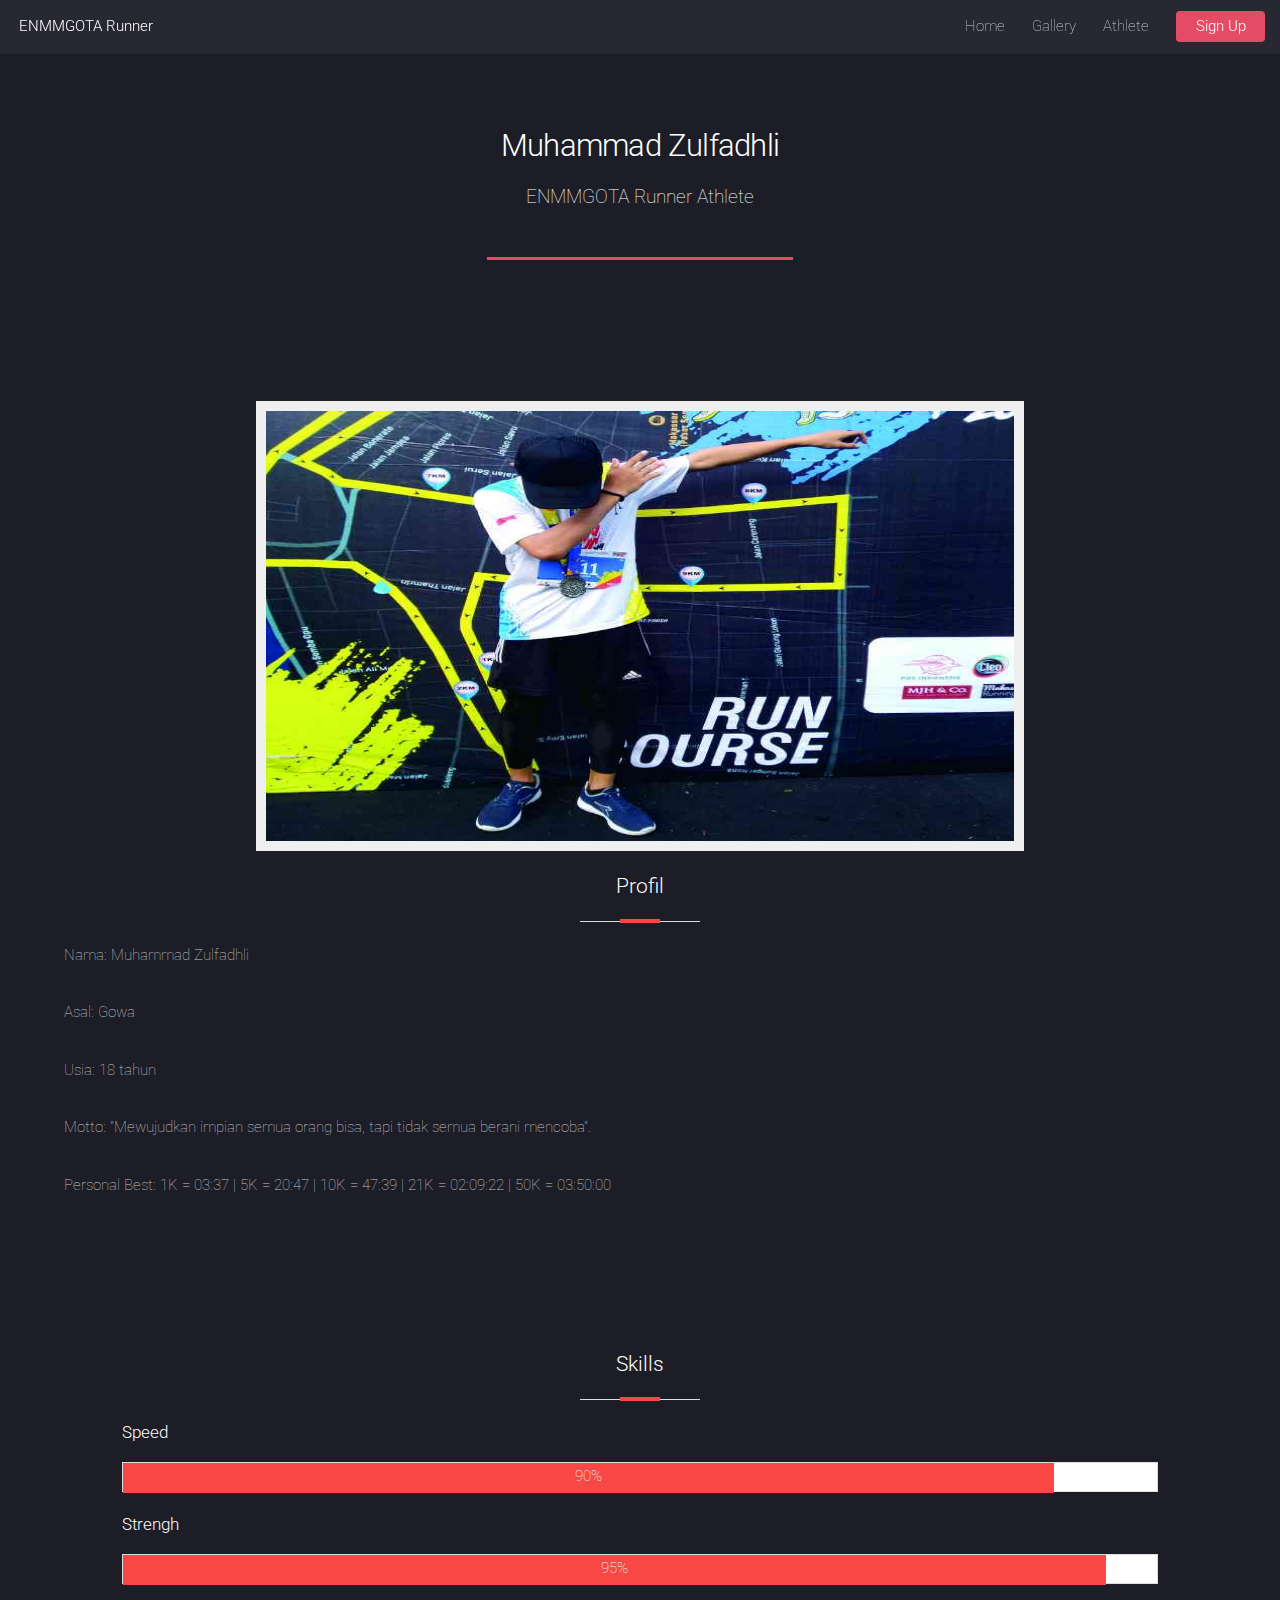
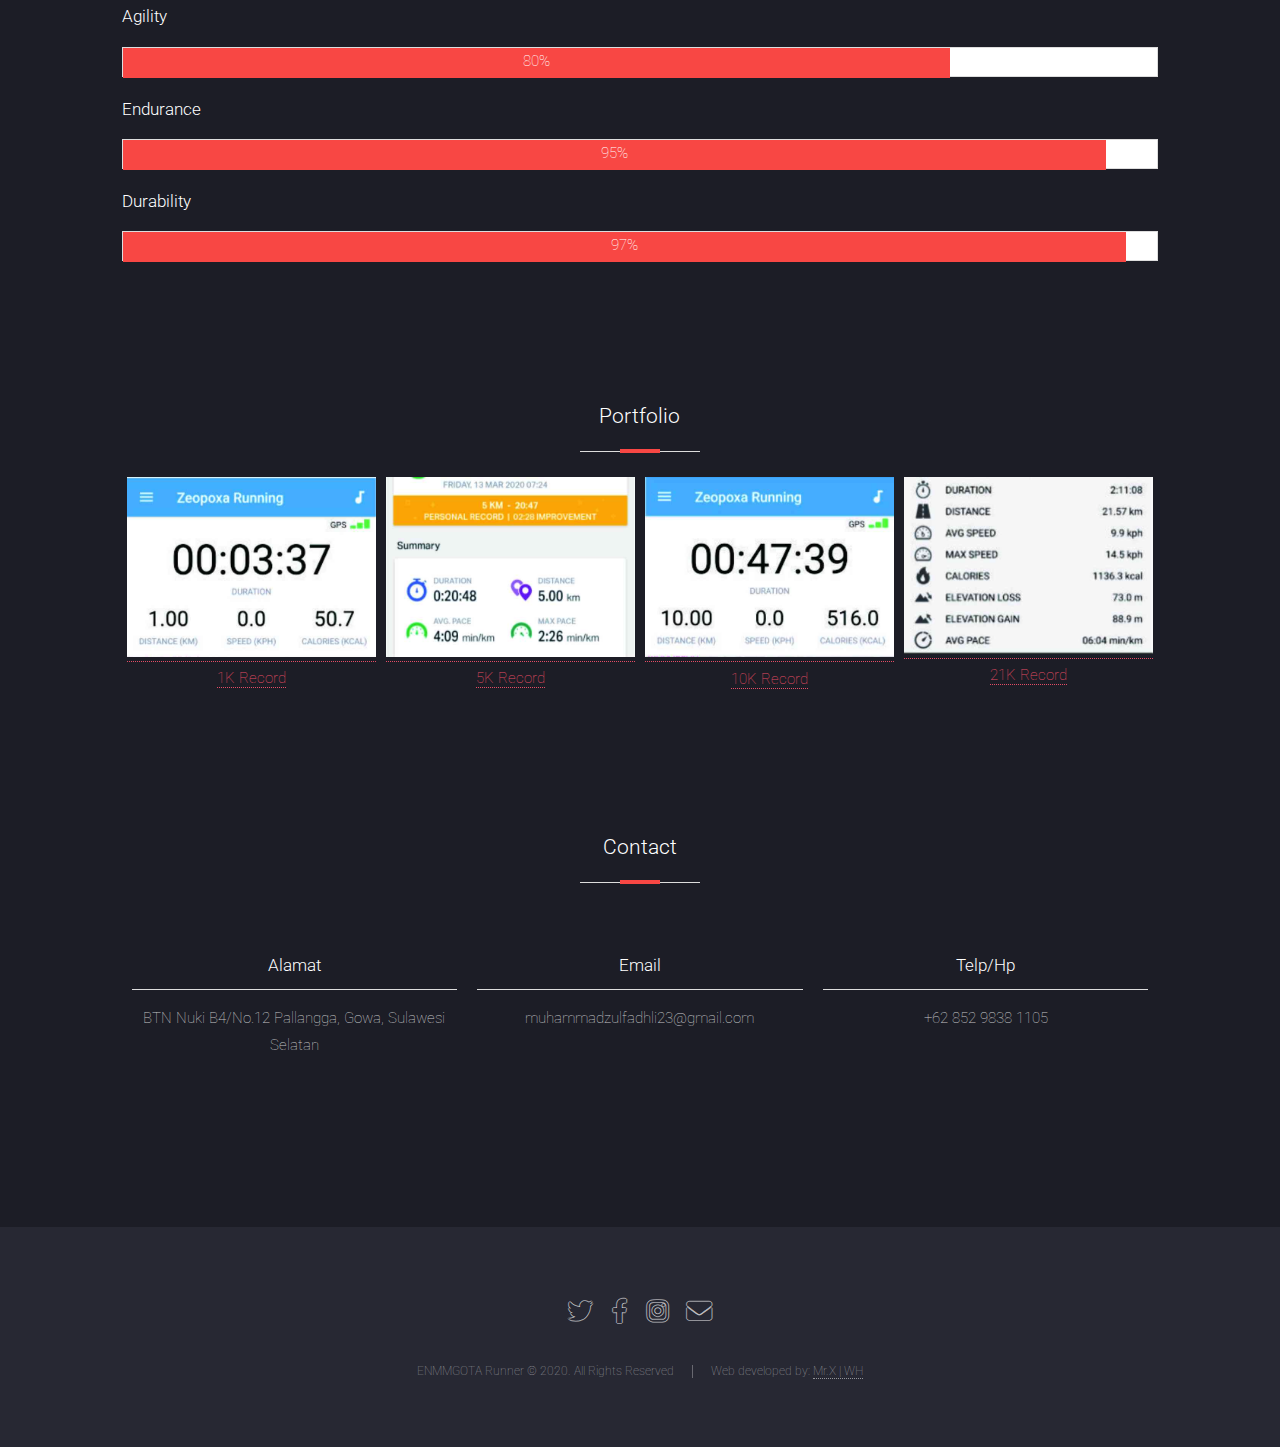
<file: senior.html>
<!DOCTYPE HTML>
<html>
	<head>
		<title>Athlete - Muhammad Zulfadhli</title>
		<meta charset="utf-8" />
		<meta name="viewport" content="width=device-width, initial-scale=1, user-scalable=no" />
    <link rel="icon" href="images/logo timnas.png">
		<link rel="stylesheet" type="text/css" href="assets/css/main.css" />
		<link rel="stylesheet" type="text/css" href="assets/css/style.css">
		<noscript><link rel="stylesheet" href="assets/css/noscript.css" /></noscript>
	</head>
	<body class="is-preload">
		<div id="page-wrapper">

			<!-- Header -->
				<header id="header">
					<h1 id="logo"><a href="index.html">ENMMGOTA Runner</a></h1>
					<nav id="nav">
						<ul>
							<li><a href="index.html">Home</a></li>
							<li>
							<a href="profil.html">Gallery</a></li>
							<li>
								<a href="#">Athlete</a>
								<ul>
									<li><a href="senior.html">Muhammad Zulfadhli</a></li>
									<li><a href="U-23.html">Marzuq Fadhlur Rahman</a></li>
									<li><a href="U-19.html">Muhammad Rifqi Mu'afa</a></li>
									<li><a href="U-16.html">Mahdi Fatirrizqullah</a></li>
									<li>
									</li>
								</ul>
							</li>
							<li><a href="#" class="button primary">Sign Up</a></li>
						</ul>
					</nav>
				</header>

			<!-- Main -->
				<div id="main" class="wrapper style1">
					<div class="container">
						<header class="major">
							<h2>Muhammad Zulfadhli</h2>
							<p>ENMMGOTA Runner Athlete</p>
						</header>

						<!-- Content -->
							<section id="content">
								<div class=slider>
									<div class=isi-slider>
										<img src="images/senior.jpg" alt="Gambar 1">
										<img src="images/senior1.jpg" alt="Gambar 2">
										<img src="images/senior2.jpg" alt="Gambar 3">
										<img src="images/senior3.jpg" alt="Gambar 3">
									</div>
								</div>
								<h3>Profil</h3>
								<p>Nama: Muhammad Zulfadhli</p>
								<p>Asal: Gowa</p>
								<p>Usia: 18 tahun</p>
								<p>Motto: "Mewujudkan impian semua orang bisa, tapi tidak semua berani mencoba".</p>
								<p>Personal Best: 1K = 03:37	 | 	5K = 20:47 	|	 10K = 47:39 	|	 21K = 02:09:22	 | 	50K = 03:50:00</p>
							</section>
							<section id="skills">
								<div class="container">
									<h3>Skills</h3>
									<h4>Speed</h4>
									<div class="bar">
										<span class="nilai html">90%</span>
									</div>

									<h4>Strengh</h4>
									<div class="bar">
										<span class="nilai css">95%</span>
									</div>

									<h4>Agility</h4>
									<div class="bar">
										<span class="nilai js">80%</span>
									</div>

									<h4>Endurance</h4>
									<div class="bar">
										<span class="nilai php">95%</span>
									</div>

									<h4>Durability</h4>
									<div class="bar">
										<span class="nilai ps">97%</span>
									</div>
								</div>
							</section>


							<!-- bagian portfolio -->
							<section id="portfolio">
								<div class="container">
									<h3>Portfolio</h3>
									<div class="col-4">
										<a href="">
											<img src="images/portofolio1.jpg">
											<span>1K Record</span>
										</a>
									</div>

									<div class="col-4">
										<a href="">
											<img src="images/portofolio2.jpg">
											<span>5K Record</span>
										</a>
									</div>

									<div class="col-4">
										<a href="">
											<img src="images/portofolio3.jpg">
											<span>10K Record</span>
										</a>
									</div>

									<div class="col-4">
										<a href="">
											<img src="images/portofolio4.jpg">
											<span>21K Record</span>
										</a>
									</div>
								</div>
							</section>

							<!-- bagian contact -->
							<section id="contact">
								<div class="container">
									<h3>Contact</h3>
									<div class="col-3">
										<h4>Alamat</h4>
										<p>BTN Nuki B4/No.12 Pallangga, Gowa, Sulawesi Selatan</p>
									</div>

									<div class="col-3">
										<h4>Email</h4>
										<p>muhammadzulfadhli23@gmail.com</p>
									</div>

									<div class="col-3">
										<h4>Telp/Hp</h4>
										<p>+62 852 9838 1105</p>
									</div>
								</div>
							</section>

					</div>
				</div>

			<!-- Footer -->
				<footer id="footer">
					<ul class="icons">
						<li><a href="#" class="icon brands alt fa-twitter"><span class="label">Twitter</span></a></li>
						<li><a href="#" class="icon brands alt fa-facebook-f"><span class="label">Facebook</span></a></li>
						<li><a href="https://www.instagram.com/enmmgota_runner/?hl=id" class="icon brands alt fa-instagram"><span class="label">Instagram</span></a></li>
						<li><a href="#" class="icon solid alt fa-envelope"><span class="label">Email</span></a></li>
					</ul>
					<ul class="copyright">
						<li>ENMMGOTA Runner © 2020. All Rights Reserved</li><li>Web developed by: <a>Mr.X | WH</a></li>
					</ul>
				</footer>

		</div>

		<!-- Scripts -->
			<script src="assets/js/jquery.min.js"></script>
			<script src="assets/js/jquery.scrolly.min.js"></script>
			<script src="assets/js/jquery.dropotron.min.js"></script>
			<script src="assets/js/jquery.scrollex.min.js"></script>
			<script src="assets/js/browser.min.js"></script>
			<script src="assets/js/breakpoints.min.js"></script>
			<script src="assets/js/util.js"></script>
			<script src="assets/js/main.js"></script>

	</body>
</html>
</file>
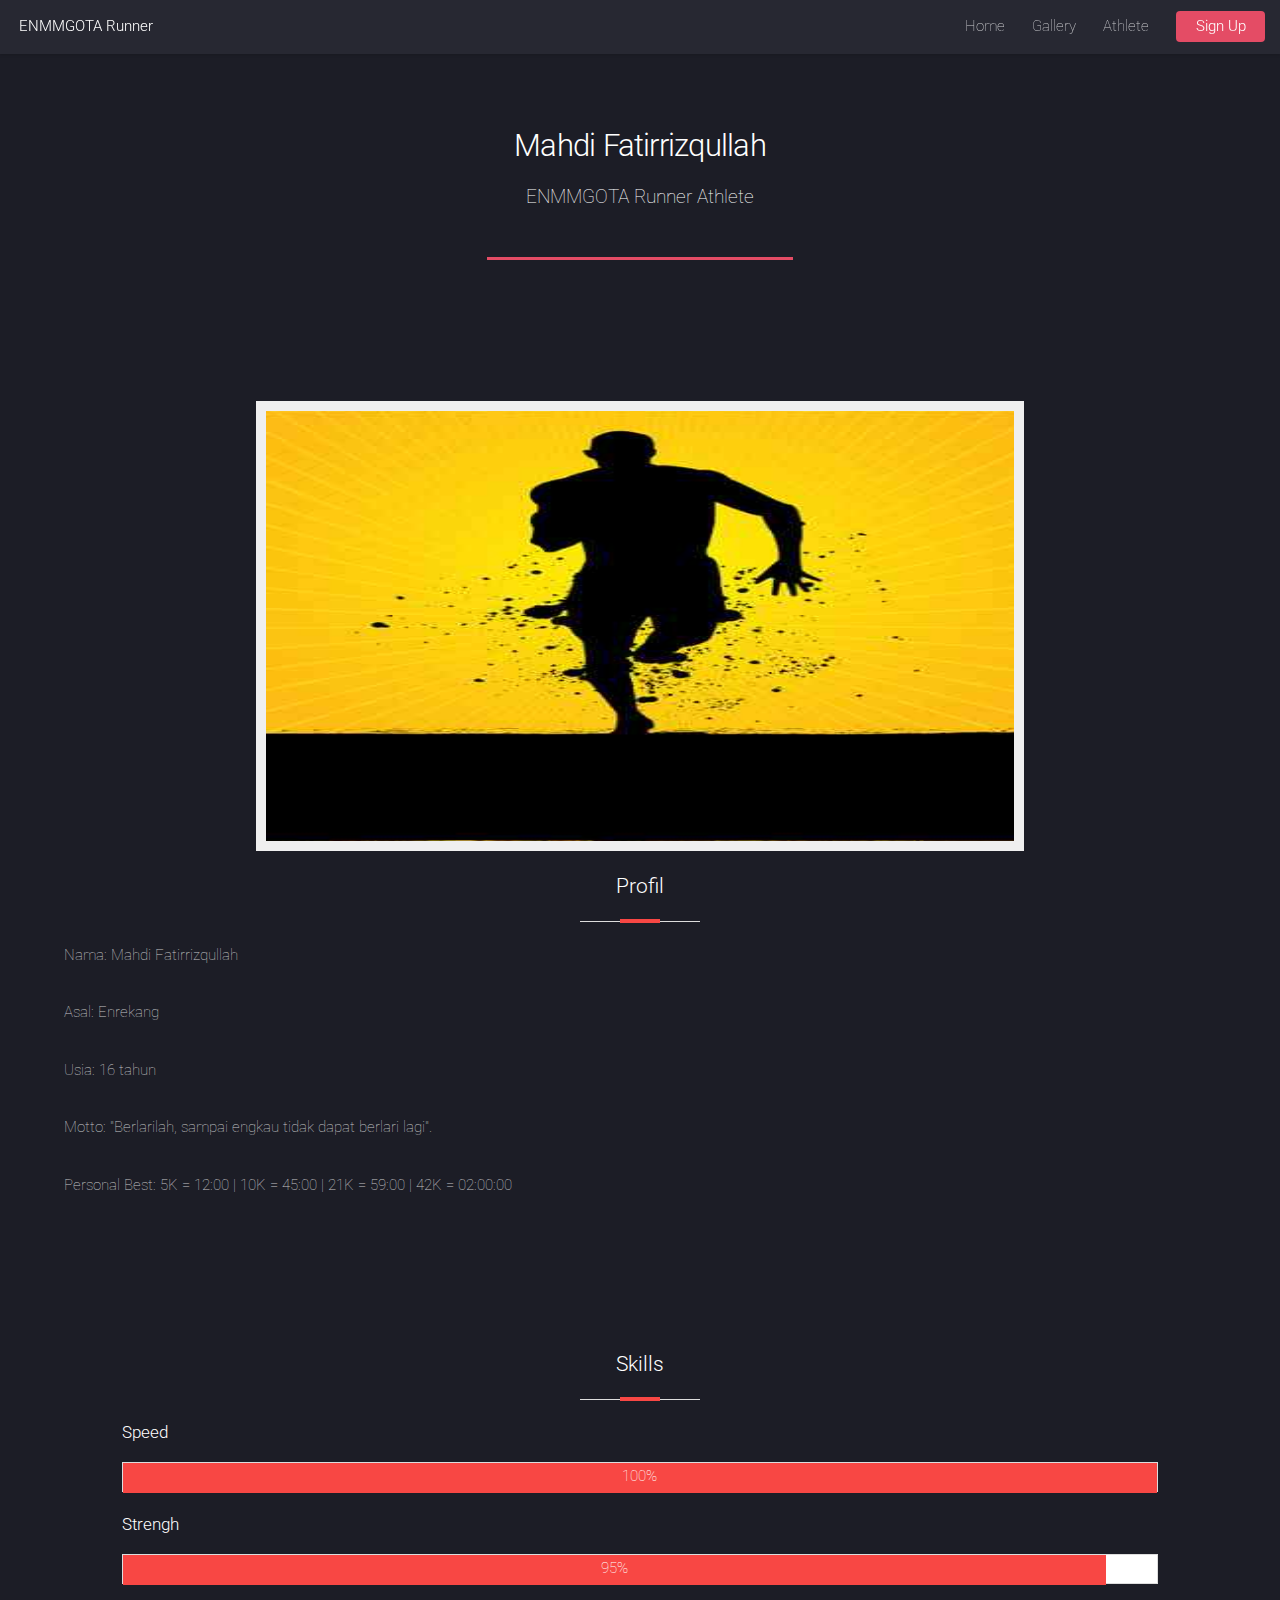
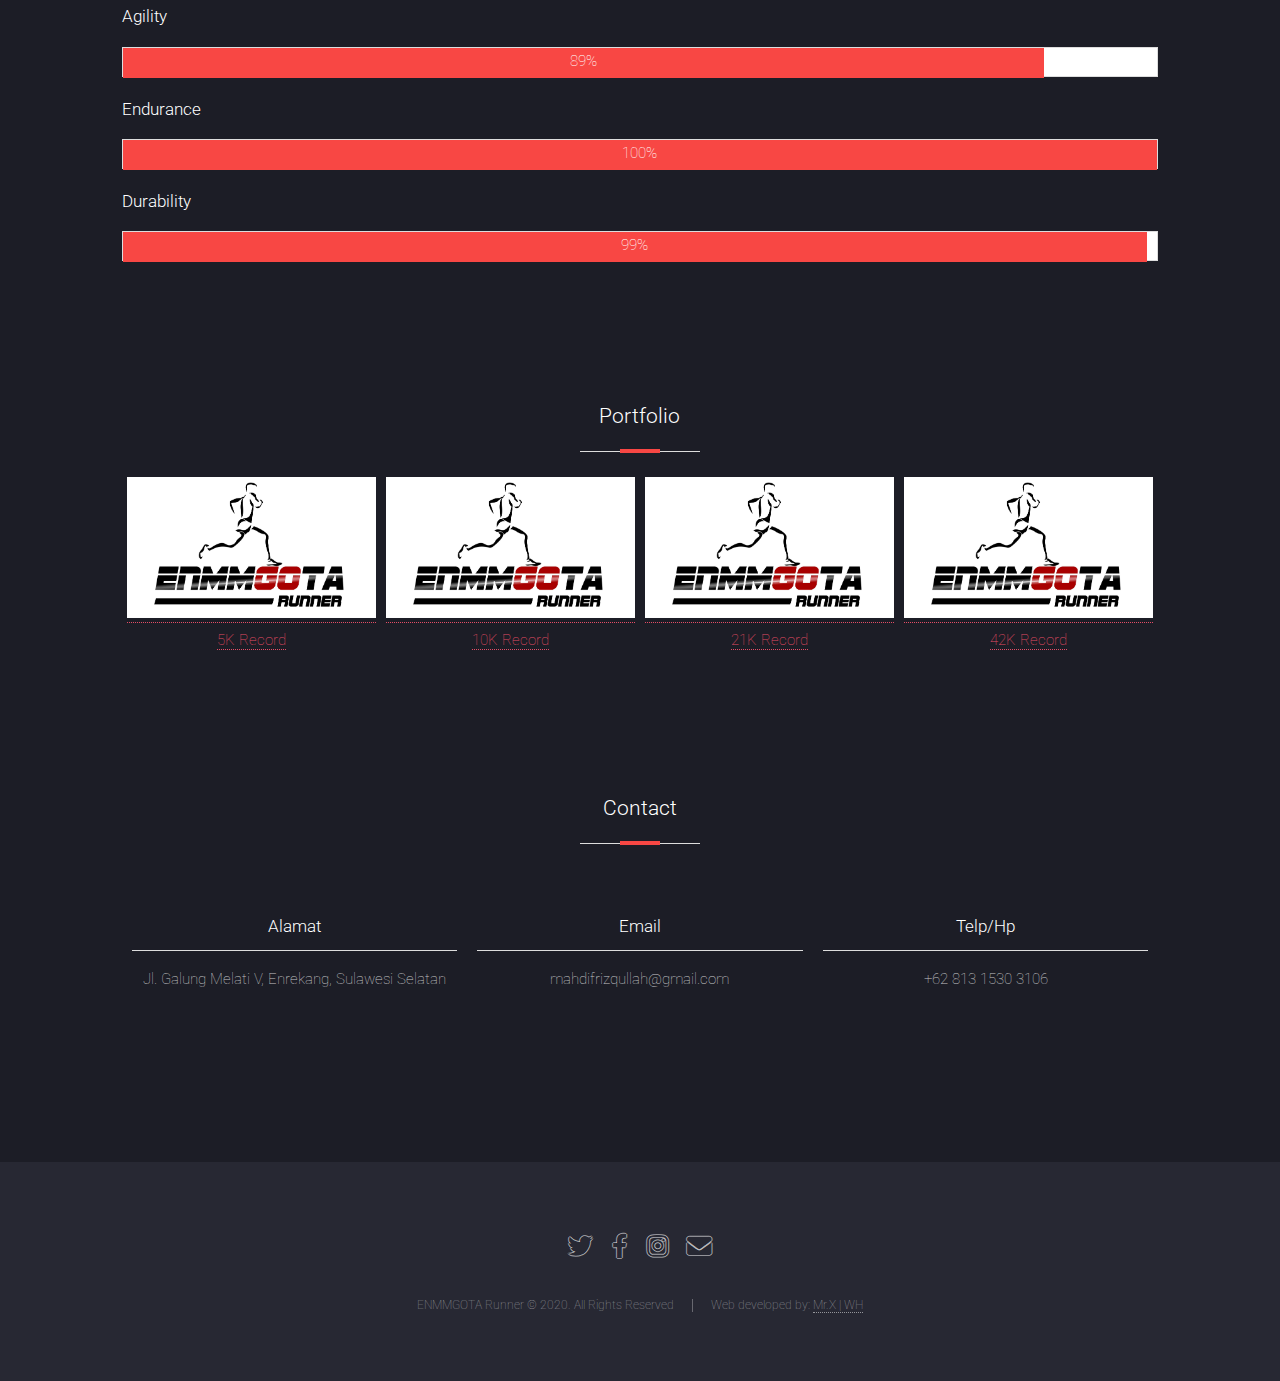
<file: U-16.html>
<!DOCTYPE HTML>
<html>
	<head>
		<title>Athlete - Mahdi Fatirrizqullah</title>
		<meta charset="utf-8" />
		<meta name="viewport" content="width=device-width, initial-scale=1, user-scalable=no" />
    <link rel="icon" href="images/logo timnas.png">
		<link rel="stylesheet" href="assets/css/main.css" />
		<link rel="stylesheet" type="text/css" href="assets/css/style.css">
		<noscript><link rel="stylesheet" href="assets/css/noscript.css" /></noscript>
	</head>
	<body class="is-preload">
		<div id="page-wrapper">

			<!-- Header -->
				<header id="header">
					<h1 id="logo"><a href="index.html">ENMMGOTA Runner</a></h1>
					<nav id="nav">
						<ul>
							<li><a href="index.html">Home</a></li>
							<li>
							<a href="profil.html">Gallery</a></li>
							<li>
								<a href="#">Athlete</a>
								<ul>
									<li><a href="senior.html">Muhammad Zulfadhli</a></li>
									<li><a href="U-23.html">Marzuq Fadhlur Rahman</a></li>
									<li><a href="U-19.html">Muhammad Rifqi Mu'afa</a></li>
									<li><a href="U-16.html">Mahdi Fatirrizqullah</a></li>
									<li>
									</li>
								</ul>
							</li>
							<li><a href="#" class="button primary">Sign Up</a></li>
						</ul>
					</nav>
				</header>

			<!-- Main -->
				<div id="main" class="wrapper style1">
					<div class="container">
						<header class="major">
							<h2>Mahdi Fatirrizqullah</h2>
							<p>ENMMGOTA Runner Athlete</p>
						</header>

						<!-- Content -->
							<section id="content">
								<div class=slider>
									<div class=isi-slider>
										<img src="images/mahdi1.jpg" alt="Gambar 1">
										<img src="images/mahdi2.jpg" alt="Gambar 2">
									</div>
								</div>
								<h3>Profil</h3>
								<p>Nama: Mahdi Fatirrizqullah</p>
								<p>Asal: Enrekang</p>
								<p>Usia: 16 tahun</p>
								<p>Motto: "Berlarilah, sampai engkau tidak dapat berlari lagi".</p>
								<p>Personal Best: 5K = 12:00	 | 	10K = 45:00 	|	 21K = 59:00 	| 	42K = 02:00:00</p>
							</section>
							<section id="skills">
								<div class="container">
									<h3>Skills</h3>
									<h4>Speed</h4>
									<div class="bar">
										<span class="nilai mahdi1">100%</span>
									</div>

									<h4>Strengh</h4>
									<div class="bar">
										<span class="nilai mahdi2">95%</span>
									</div>

									<h4>Agility</h4>
									<div class="bar">
										<span class="nilai mahdi3">89%</span>
									</div>

									<h4>Endurance</h4>
									<div class="bar">
										<span class="nilai mahdi4">100%</span>
									</div>

									<h4>Durability</h4>
									<div class="bar">
										<span class="nilai mahdi5">99%</span>
									</div>
								</div>
							</section>


							<!-- bagian portfolio -->
							<section id="portfolio">
								<div class="container">
									<h3>Portfolio</h3>
									<div class="col-4">
										<a href="">
											<img src="images/portofolio.jpg">
											<span>5K Record</span>
										</a>
									</div>

									<div class="col-4">
										<a href="">
											<img src="images/portofolio.jpg">
											<span>10K Record</span>
										</a>
									</div>

									<div class="col-4">
										<a href="">
											<img src="images/portofolio.jpg">
											<span>21K Record</span>
										</a>
									</div>

									<div class="col-4">
										<a href="">
											<img src="images/portofolio.jpg">
											<span>42K Record</span>
										</a>
									</div>
								</div>
							</section>

							<!-- bagian contact -->
							<section id="contact">
								<div class="container">
									<h3>Contact</h3>
									<div class="col-3">
										<h4>Alamat</h4>
										<p>Jl. Galung Melati V, Enrekang, Sulawesi Selatan</p>
									</div>

									<div class="col-3">
										<h4>Email</h4>
										<p>mahdifrizqullah@gmail.com</p>
									</div>

									<div class="col-3">
										<h4>Telp/Hp</h4>
										<p>+62 813 1530 3106</p>
									</div>
								</div>
							</section>

					</div>
				</div>

			<!-- Footer -->
				<footer id="footer">
					<ul class="icons">
						<li><a href="#" class="icon brands alt fa-twitter"><span class="label">Twitter</span></a></li>
						<li><a href="#" class="icon brands alt fa-facebook-f"><span class="label">Facebook</span></a></li>
						<li><a href="https://www.instagram.com/enmmgota_runner/?hl=id" class="icon brands alt fa-instagram"><span class="label">Instagram</span></a></li>
						<li><a href="#" class="icon solid alt fa-envelope"><span class="label">Email</span></a></li>
					</ul>
					<ul class="copyright">
						<li>ENMMGOTA Runner © 2020. All Rights Reserved</li><li>Web developed by: <a>Mr.X | WH</a></li>
					</ul>
				</footer>

		</div>

		<!-- Scripts -->
			<script src="assets/js/jquery.min.js"></script>
			<script src="assets/js/jquery.scrolly.min.js"></script>
			<script src="assets/js/jquery.dropotron.min.js"></script>
			<script src="assets/js/jquery.scrollex.min.js"></script>
			<script src="assets/js/browser.min.js"></script>
			<script src="assets/js/breakpoints.min.js"></script>
			<script src="assets/js/util.js"></script>
			<script src="assets/js/main.js"></script>

	</body>
</html>
</file>
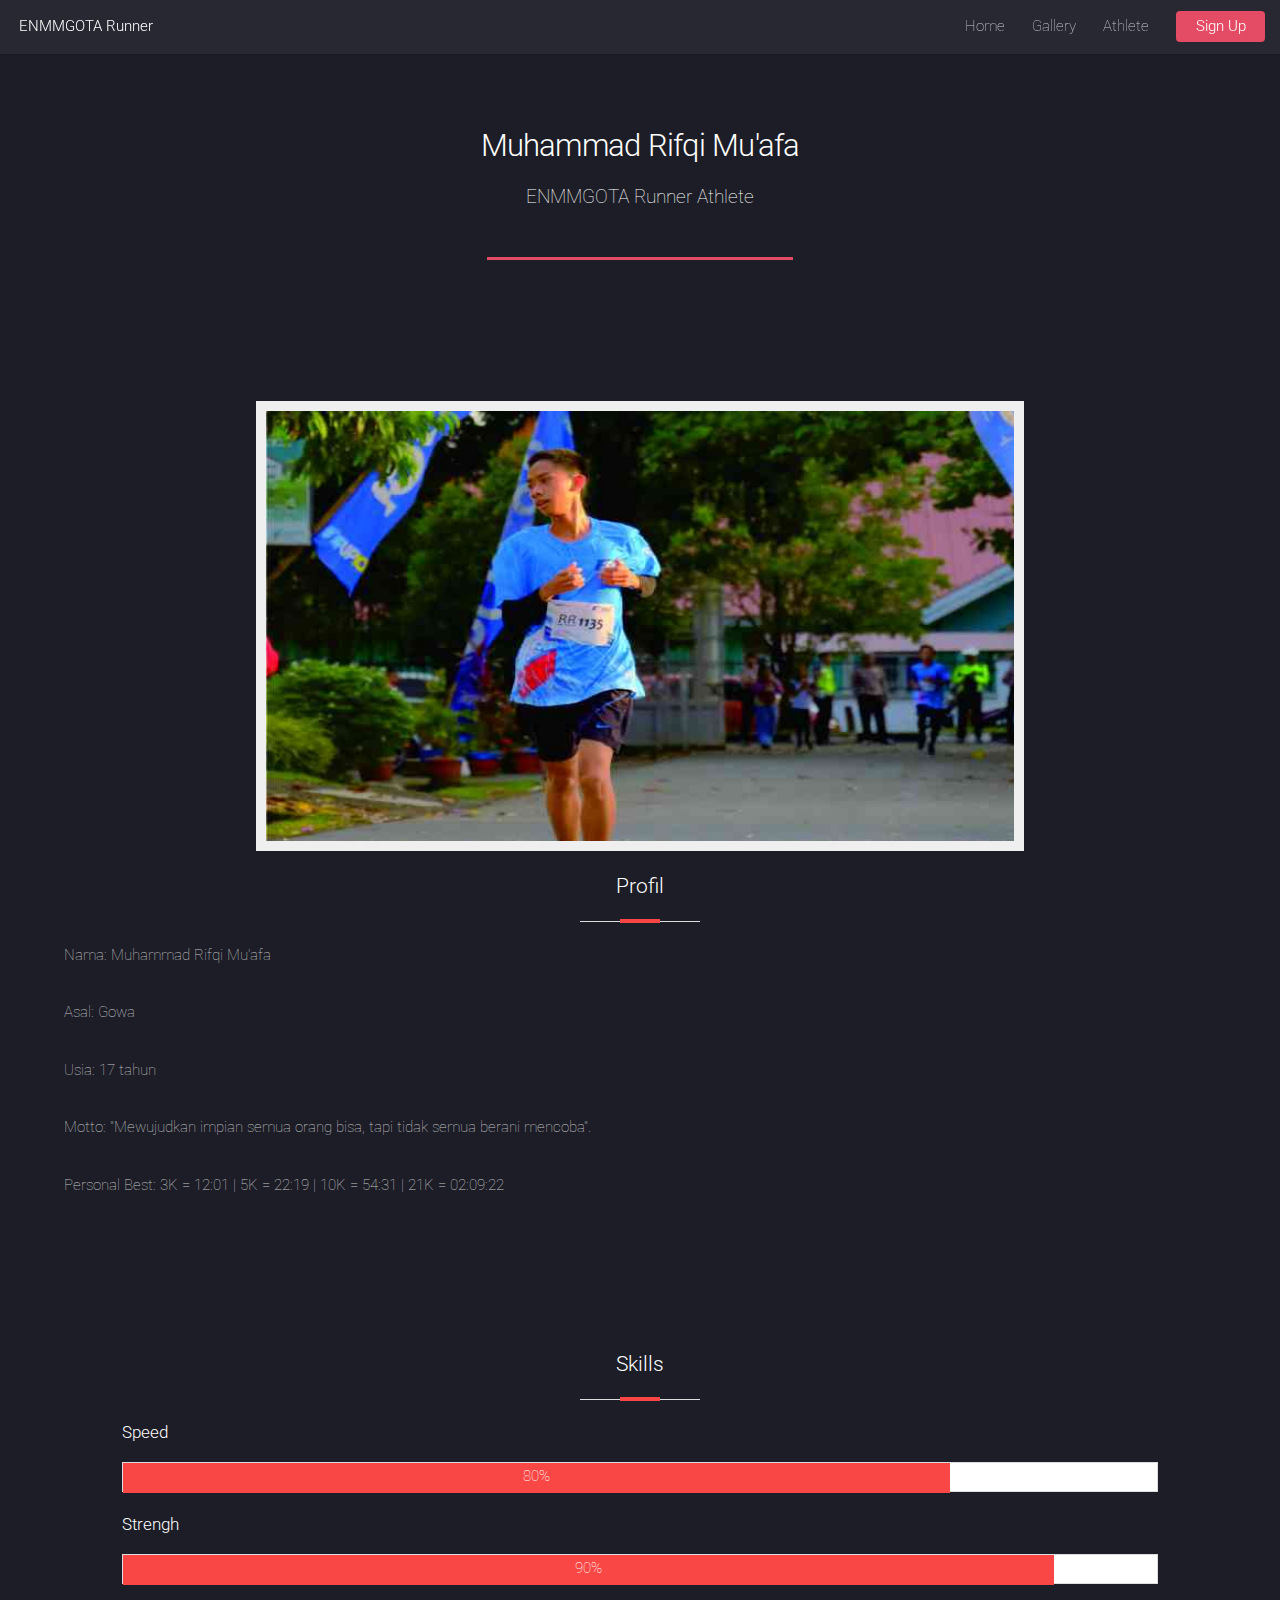
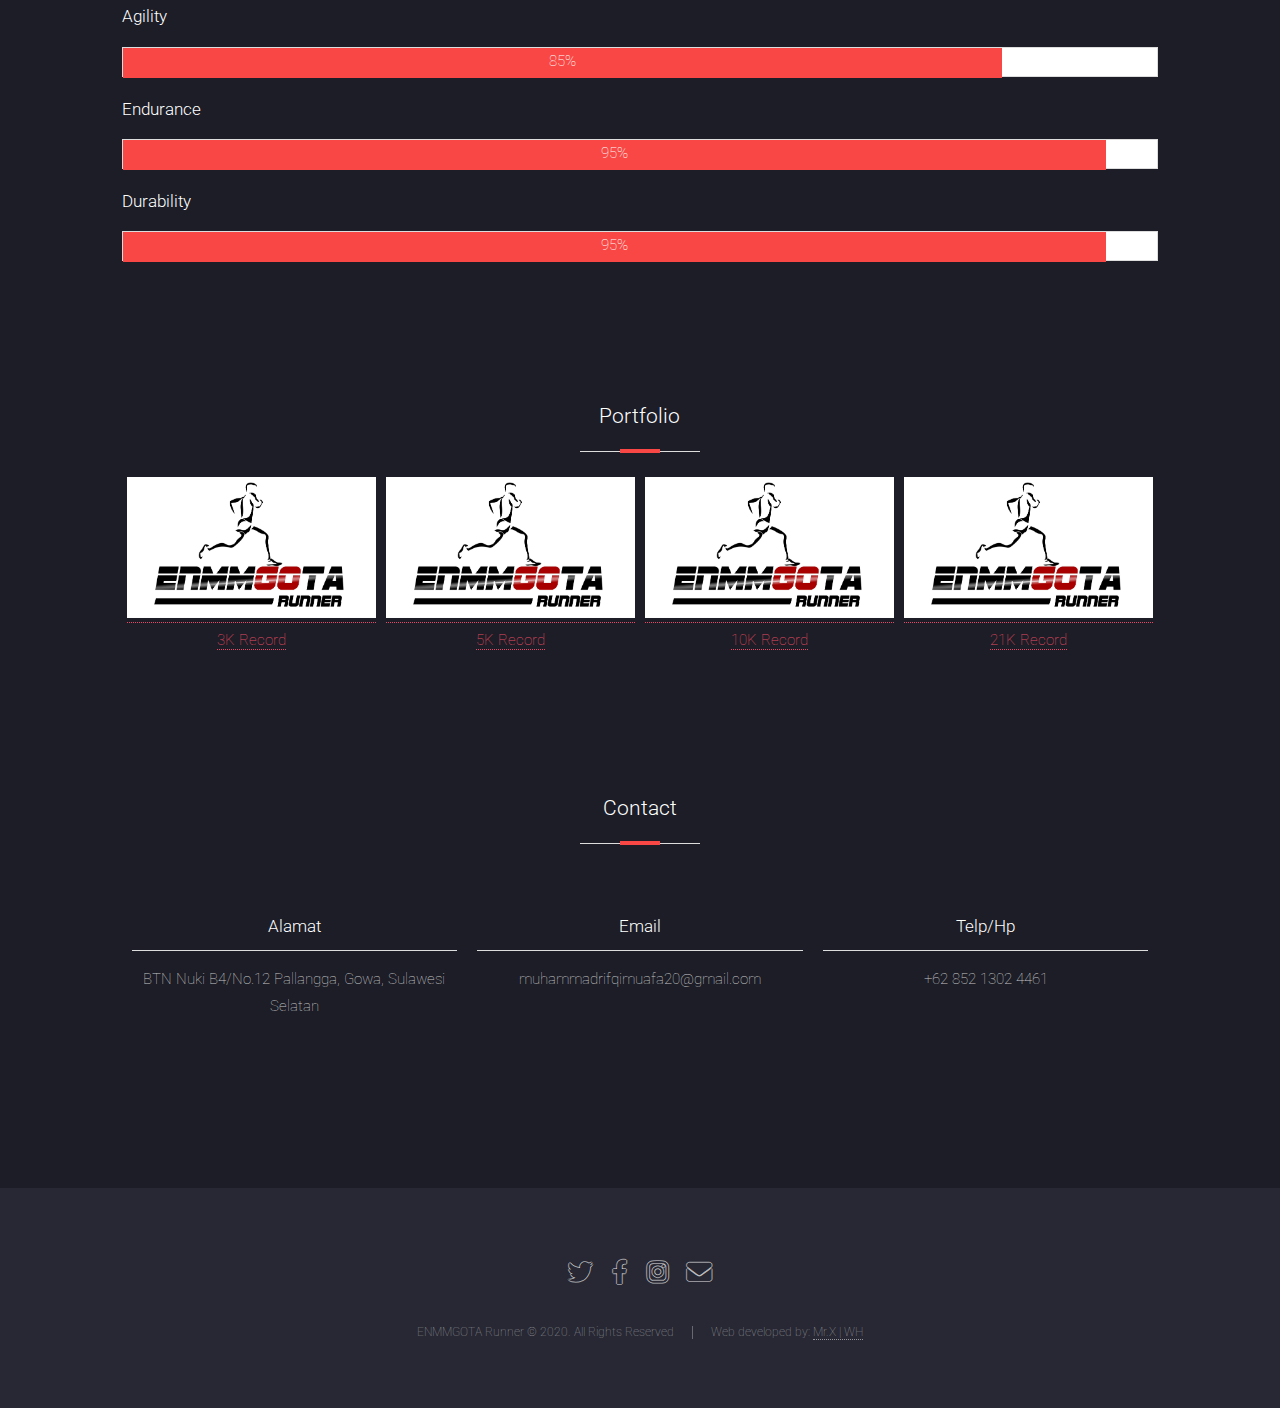
<file: U-19.html>
<!DOCTYPE HTML>
<html>
	<head>
		<title>Athlete - Muhammad Rifqi Mu'afa</title>
		<meta charset="utf-8" />
		<meta name="viewport" content="width=device-width, initial-scale=1, user-scalable=no" />
    <link rel="icon" href="images/logo timnas.png">
		<link rel="stylesheet" href="assets/css/main.css" />
		<link rel="stylesheet" type="text/css" href="assets/css/style.css">
		<noscript><link rel="stylesheet" href="assets/css/noscript.css" /></noscript>
	</head>
	<body class="is-preload">
		<div id="page-wrapper">

			<!-- Header -->
				<header id="header">
					<h1 id="logo"><a href="index.html">ENMMGOTA Runner</a></h1>
					<nav id="nav">
						<ul>
							<li><a href="index.html">Home</a></li>
							<li>
							<a href="profil.html">Gallery</a></li>
							<li>
								<a href="#">Athlete</a>
								<ul>
									<li><a href="senior.html">Muhammad Zulfadhli</a></li>
									<li><a href="U-23.html">Marzuq Fadhlur Rahman</a></li>
									<li><a href="U-19.html">Muhammad Rifqi Mu'afa</a></li>
									<li><a href="U-16.html">Mahdi Fatirrizqullah</a></li>
									<li>
									</li>
								</ul>
							</li>
							<li><a href="#" class="button primary">Sign Up</a></li>
						</ul>
					</nav>
				</header>

			<!-- Main -->
				<div id="main" class="wrapper style1">
					<div class="container">
						<header class="major">
							<h2>Muhammad Rifqi Mu'afa</h2>
							<p>ENMMGOTA Runner Athlete</p>
						</header>

						<!-- Content -->
							<section id="content">
								<div class=slider>
									<div class=isi-slider>
										<img src="images/rifqi.jpg" alt="Gambar 1">
										<img src="images/rifqi2.jpg" alt="Gambar 2">
									</div>
								</div>
								<h3>Profil</h3>
								<p>Nama: Muhammad Rifqi Mu'afa</p>
								<p>Asal: Gowa</p>
								<p>Usia: 17 tahun</p>
								<p>Motto: "Mewujudkan impian semua orang bisa, tapi tidak semua berani mencoba".</p>
								<p>Personal Best: 3K = 12:01	 | 	5K = 22:19 	|	 10K = 54:31 	|	 21K = 02:09:22</p>
							</section>
							<section id="skills">
								<div class="container">
									<h3>Skills</h3>
									<h4>Speed</h4>
									<div class="bar">
										<span class="nilai rifqi1">80%</span>
									</div>

									<h4>Strengh</h4>
									<div class="bar">
										<span class="nilai rifqi2">90%</span>
									</div>

									<h4>Agility</h4>
									<div class="bar">
										<span class="nilai rifqi3">85%</span>
									</div>

									<h4>Endurance</h4>
									<div class="bar">
										<span class="nilai rifqi4">95%</span>
									</div>

									<h4>Durability</h4>
									<div class="bar">
										<span class="nilai rifqi5">95%</span>
									</div>
								</div>
							</section>


							<!-- bagian portfolio -->
							<section id="portfolio">
								<div class="container">
									<h3>Portfolio</h3>
									<div class="col-4">
										<a href="">
											<img src="images/portofolio.jpg">
											<span>3K Record</span>
										</a>
									</div>

									<div class="col-4">
										<a href="">
											<img src="images/portofolio.jpg">
											<span>5K Record</span>
										</a>
									</div>

									<div class="col-4">
										<a href="">
											<img src="images/portofolio.jpg">
											<span>10K Record</span>
										</a>
									</div>

									<div class="col-4">
										<a href="">
											<img src="images/portofolio.jpg">
											<span>21K Record</span>
										</a>
									</div>
								</div>
							</section>

							<!-- bagian contact -->
							<section id="contact">
								<div class="container">
									<h3>Contact</h3>
									<div class="col-3">
										<h4>Alamat</h4>
										<p>BTN Nuki B4/No.12 Pallangga, Gowa, Sulawesi Selatan</p>
									</div>

									<div class="col-3">
										<h4>Email</h4>
										<p>muhammadrifqimuafa20@gmail.com</p>
									</div>

									<div class="col-3">
										<h4>Telp/Hp</h4>
										<p>+62 852 1302 4461</p>
									</div>
								</div>
							</section>

					</div>
				</div>

			<!-- Footer -->
				<footer id="footer">
					<ul class="icons">
						<li><a href="#" class="icon brands alt fa-twitter"><span class="label">Twitter</span></a></li>
						<li><a href="#" class="icon brands alt fa-facebook-f"><span class="label">Facebook</span></a></li>
						<li><a href="https://www.instagram.com/enmmgota_runner/?hl=id" class="icon brands alt fa-instagram"><span class="label">Instagram</span></a></li>
						<li><a href="#" class="icon solid alt fa-envelope"><span class="label">Email</span></a></li>
					</ul>
					<ul class="copyright">
						<li>ENMMGOTA Runner © 2020. All Rights Reserved</li><li>Web developed by: <a>Mr.X | WH</a></li>
					</ul>
				</footer>

		</div>

		<!-- Scripts -->
			<script src="assets/js/jquery.min.js"></script>
			<script src="assets/js/jquery.scrolly.min.js"></script>
			<script src="assets/js/jquery.dropotron.min.js"></script>
			<script src="assets/js/jquery.scrollex.min.js"></script>
			<script src="assets/js/browser.min.js"></script>
			<script src="assets/js/breakpoints.min.js"></script>
			<script src="assets/js/util.js"></script>
			<script src="assets/js/main.js"></script>

	</body>
</html>
</file>
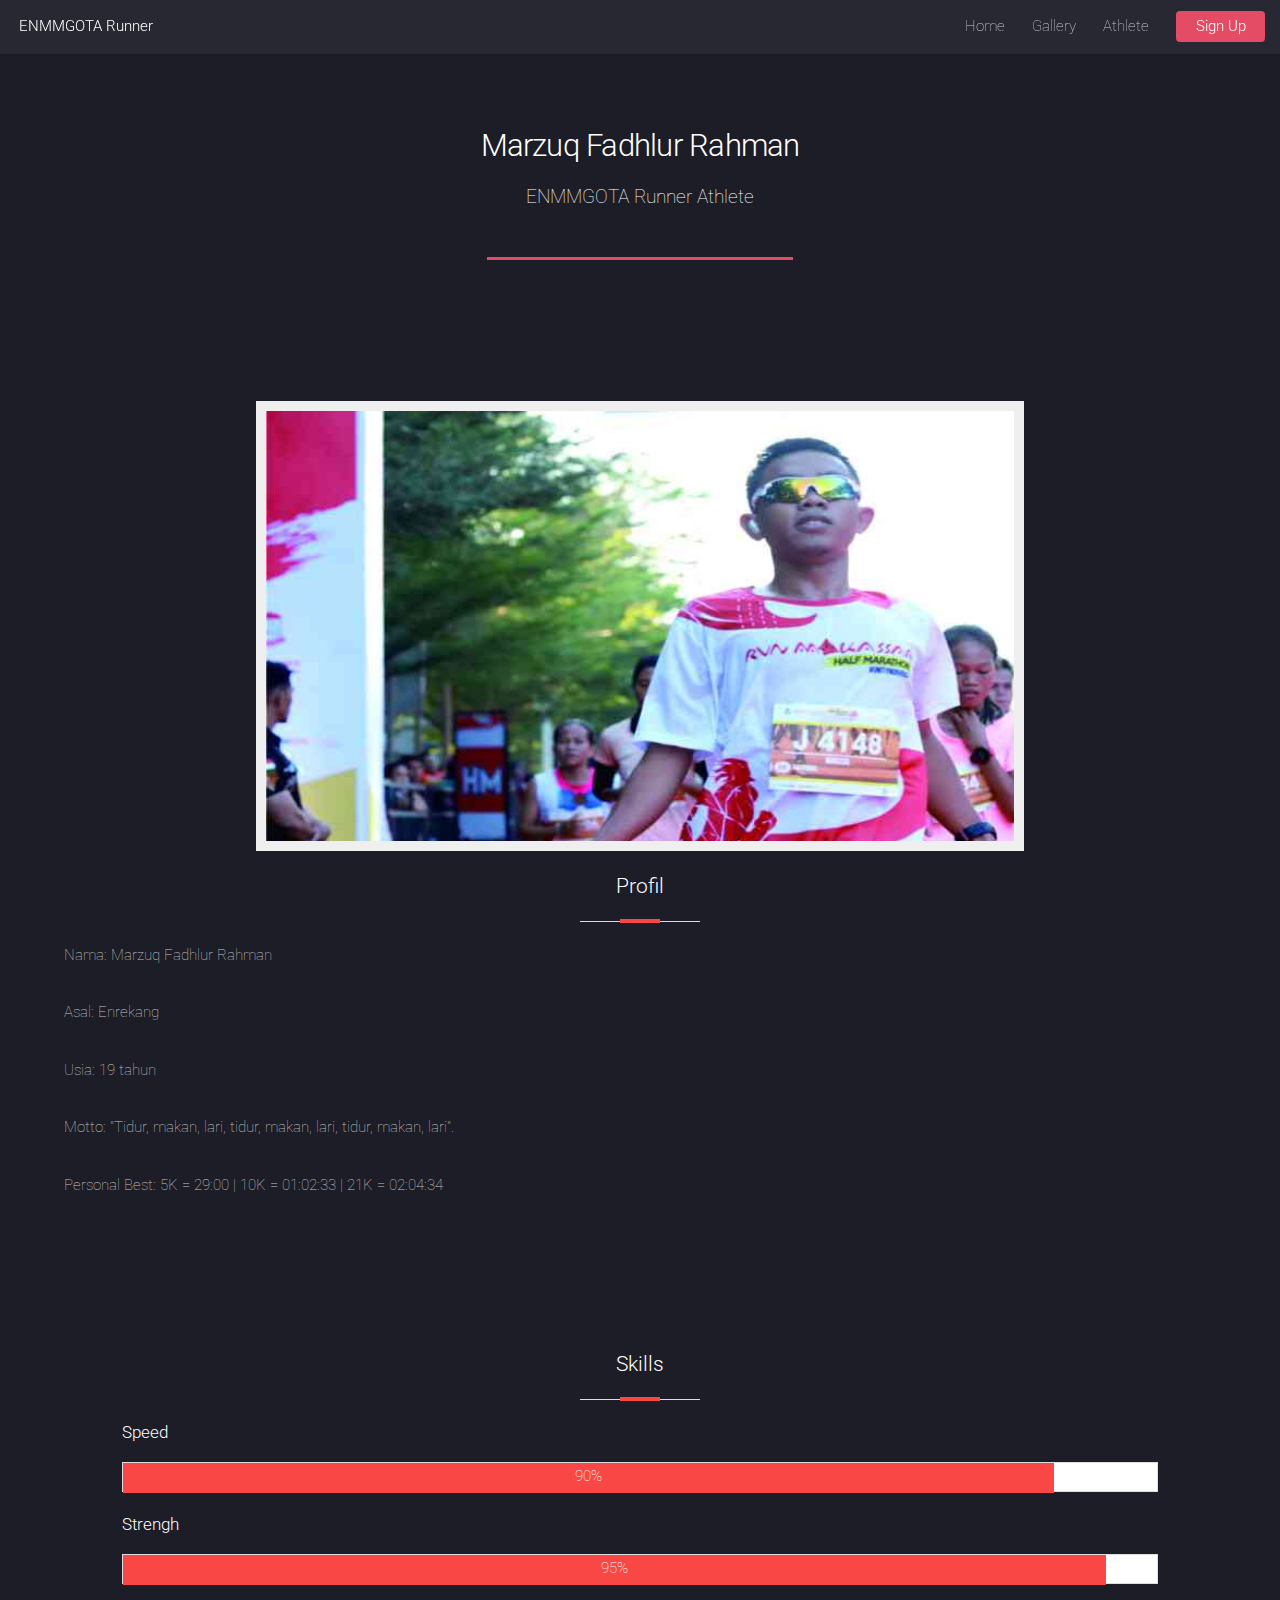
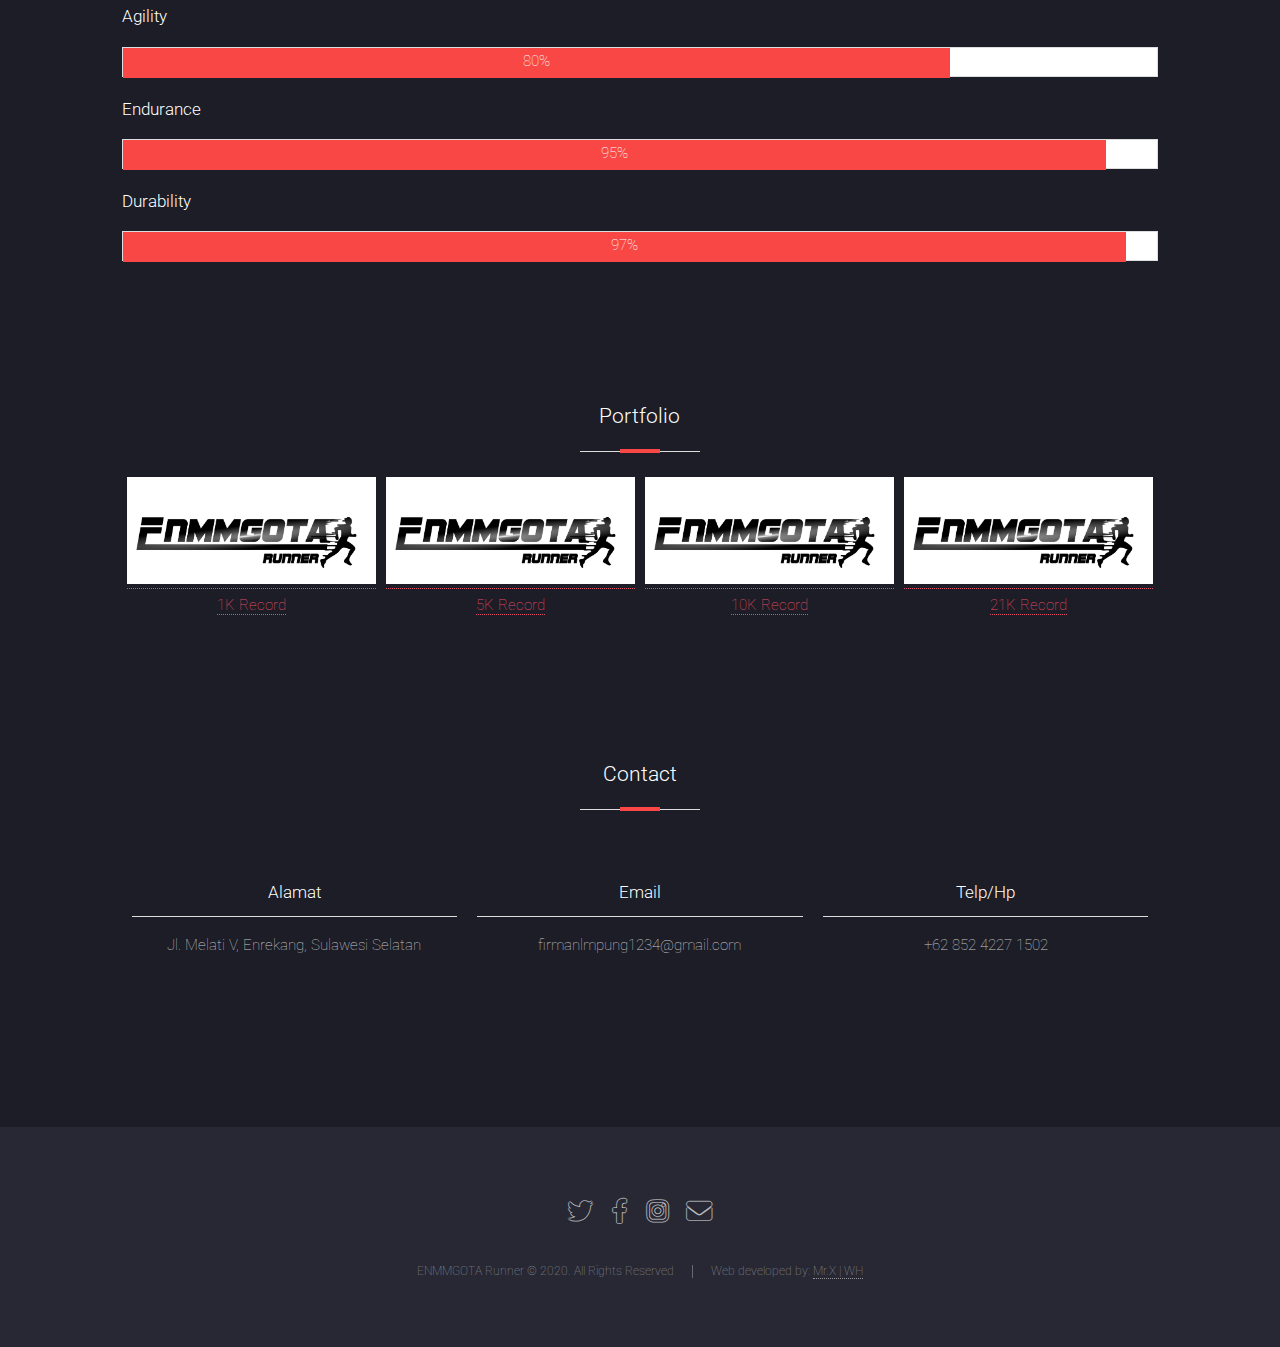
<file: U-23.html>
<!DOCTYPE HTML>
<html>
	<head>
		<title>Athlete - Marzuq Fadhlur Rahman</title>
		<meta charset="utf-8" />
		<meta name="viewport" content="width=device-width, initial-scale=1, user-scalable=no" />
    <link rel="icon" href="images/logo timnas.png">
		<link rel="stylesheet" href="assets/css/main.css" />
		<link rel="stylesheet" type="text/css" href="assets/css/style.css">
		<noscript><link rel="stylesheet" href="assets/css/noscript.css" /></noscript>
	</head>
	<body class="is-preload">
		<div id="page-wrapper">

			<!-- Header -->
				<header id="header">
					<h1 id="logo"><a href="index.html">ENMMGOTA Runner</a></h1>
					<nav id="nav">
						<ul>
							<li><a href="index.html">Home</a></li>
							<li>
							<a href="profil.html">Gallery</a></li>
							<li>
								<a href="#">Athlete</a>
								<ul>
									<li><a href="senior.html">Muhammad Zulfadhli</a></li>
									<li><a href="U-23.html">Marzuq Fadhlur Rahman</a></li>
									<li><a href="U-19.html">Muhammad Rifqi Mu'afa</a></li>
									<li><a href="U-16.html">Mahdi Fatirrizqullah</a></li>
									<li>
									</li>
								</ul>
							</li>
							<li><a href="#" class="button primary">Sign Up</a></li>
						</ul>
					</nav>
				</header>

			<!-- Main -->
				<div id="main" class="wrapper style1">
					<div class="container">
						<header class="major">
							<h2>Marzuq Fadhlur Rahman</h2>
							<p>ENMMGOTA Runner Athlete</p>
						</header>

						<!-- Content -->
							<section id="content">
								<div class=slider>
									<div class=isi-slider>
										<img src="images/marzuq.jpg" alt="Gambar 1">
									</div>
								</div>
								<h3>Profil</h3>
								<p>Nama: Marzuq Fadhlur Rahman</p>
								<p>Asal: Enrekang</p>
								<p>Usia: 19 tahun</p>
								<p>Motto: "Tidur, makan, lari, tidur, makan, lari, tidur, makan, lari".</p>
								<p>Personal Best: 5K = 29:00	 | 	10K = 01:02:33	|	 21K = 02:04:34 </p>
							</section>
							<section id="skills">
								<div class="container">
									<h3>Skills</h3>
									<h4>Speed</h4>
									<div class="bar">
										<span class="nilai html">90%</span>
									</div>

									<h4>Strengh</h4>
									<div class="bar">
										<span class="nilai css">95%</span>
									</div>

									<h4>Agility</h4>
									<div class="bar">
										<span class="nilai js">80%</span>
									</div>

									<h4>Endurance</h4>
									<div class="bar">
										<span class="nilai php">95%</span>
									</div>

									<h4>Durability</h4>
									<div class="bar">
										<span class="nilai ps">97%</span>
									</div>
								</div>
							</section>


							<!-- bagian portfolio -->
							<section id="portfolio">
								<div class="container">
									<h3>Portfolio</h3>
									<div class="col-4">
										<a href="">
											<img src="images/aan.jpg">
											<span>1K Record</span>
										</a>
									</div>

									<div class="col-4">
										<a href="">
											<img src="images/aan.jpg">
											<span>5K Record</span>
										</a>
									</div>

									<div class="col-4">
										<a href="">
											<img src="images/aan.jpg">
											<span>10K Record</span>
										</a>
									</div>

									<div class="col-4">
										<a href="">
											<img src="images/aan.jpg">
											<span>21K Record</span>
										</a>
									</div>
								</div>
							</section>

							<!-- bagian contact -->
							<section id="contact">
								<div class="container">
									<h3>Contact</h3>
									<div class="col-3">
										<h4>Alamat</h4>
										<p>Jl. Melati V, Enrekang, Sulawesi Selatan</p>
									</div>

									<div class="col-3">
										<h4>Email</h4>
										<p>firmanlmpung1234@gmail.com</p>
									</div>

									<div class="col-3">
										<h4>Telp/Hp</h4>
										<p>+62 852 4227 1502</p>
									</div>
								</div>
							</section>

					</div>
				</div>

			<!-- Footer -->
				<footer id="footer">
					<ul class="icons">
						<li><a href="#" class="icon brands alt fa-twitter"><span class="label">Twitter</span></a></li>
						<li><a href="#" class="icon brands alt fa-facebook-f"><span class="label">Facebook</span></a></li>
						<li><a href="https://www.instagram.com/enmmgota_runner/?hl=id" class="icon brands alt fa-instagram"><span class="label">Instagram</span></a></li>
						<li><a href="#" class="icon solid alt fa-envelope"><span class="label">Email</span></a></li>
					</ul>
					<ul class="copyright">
						<li>ENMMGOTA Runner © 2020. All Rights Reserved</li><li>Web developed by: <a>Mr.X | WH</a></li>
					</ul>
				</footer>

		</div>

		<!-- Scripts -->
			<script src="assets/js/jquery.min.js"></script>
			<script src="assets/js/jquery.scrolly.min.js"></script>
			<script src="assets/js/jquery.dropotron.min.js"></script>
			<script src="assets/js/jquery.scrollex.min.js"></script>
			<script src="assets/js/browser.min.js"></script>
			<script src="assets/js/breakpoints.min.js"></script>
			<script src="assets/js/util.js"></script>
			<script src="assets/js/main.js"></script>

	</body>
</html>
</file>
<file: assets/css/style.css>
.container {
	width:90%;
	margin:0 auto;
}

.container::after {
	content: '';
	display: block;
	clear: both;
}

section {
	padding:50px 0;
}

section h3 {
	padding-bottom: 20px;
	text-align: center;
	margin:20px;
	position: relative;
}
section h3::before {
	content:'';
	display: block;
	position: absolute;
	bottom: 0;
	width:120px;
	height:1px;
	background-color: #ddd;
	left: calc(50% - 60px);
}
section h3::after {
	content:'';
	display: block;
	position: absolute;
	bottom: -1px;
	width:40px;
	height:4px;
	background-color: #F84744;
	left: calc(50% - 20px);
}

#skills,
#contact {
	background-color: #1c1d26;
}
#skills .bar {
	height: 30px;
	background-color: #fff;
	border:1px solid #ddd;
	margin: 5px 0 20px 0;
}
.bar .nilai {
	height:30px;
	background-color: #F84744;
	display: inline-block;
	color: #fff;
	text-align: center;
}
.html {
	width:90%;
}
.css {
	width:95%;
}
.js {
	width:80%;
}
.php {
	width:95%;
}
.ps {
	width:97%;
}
.mahdi1 {
	width:100%;
}
.mahdi2{
	width:95%;
}
.mahdi3{
	width:89%;
}
.mahdi4{
	width:100%;
}
.mahdi5{
	width:99%;
}
.rifqi1 {
	width:80%;
}
.rifqi2{
	width:90%;
}
.rifqi3{
	width:85%;
}
.rifqi4{
	width:95%;
}
.rifqi5{
	width:95%;
}
.col-4 {
	width:25%;
	box-sizing: border-box;
	padding:5px;
	float: left;
	text-align: center;
	margin-bottom: 15px;
}
.col-4 img {
	width:100%;
}
.col-4 a:hover img {
	transform: scale(1.2);
}
.col-3 {
	width:33.33%;
	box-sizing: border-box;
	float: left;
	text-align: center;
	padding:50px 10px;
}
.col-3 h4 {
	padding-bottom: 10px;
	border-bottom: 1px solid #ddd;
	margin-bottom: 15px;
}

@media (max-width: 768px){
	.mobile-menu {
		display: block;
	}
	header ul {
		display: none;
	}
	.col-4 {
		width:50%;
	}
	.col-3 {
		width:100%;
	}
}

}
</file>
<file: assets/css/noscript.css>
body.landing.is-preload:before {
		display: none;
	}

	body.landing.is-preload:after {
		display: none;
	}
</file>
<file: assets/css/main.css>
@import url("fontawesome-all.min.css");
@import url("https://fonts.googleapis.com/css?family=Roboto:100,300,100italic,300italic");

/*
	Landed by HTML5 UP
	html5up.net | @ajlkn
	Free for personal and commercial use under the CCA 3.0 license (html5up.net/license)
*/

html, body, div, span, applet, object,
iframe, h1, h2, h3, h4, h5, h6, p, blockquote,
pre, a, abbr, acronym, address, big, cite,
code, del, dfn, em, img, ins, kbd, q, s, samp,
small, strike, strong, sub, sup, tt, var, b,
u, i, center, dl, dt, dd, ol, ul, li, fieldset,
form, label, legend, table, caption, tbody,
tfoot, thead, tr, th, td, article, aside,
canvas, details, embed, figure, figcaption,
footer, header, hgroup, menu, nav, output, ruby,
section, summary, time, mark, audio, video {
	margin: 0;
	padding: 0;
	border: 0;
	font-size: 100%;
	font: inherit;
	vertical-align: baseline;}

article, aside, details, figcaption, figure,
footer, header, hgroup, menu, nav, section {
	display: block;}

body {
	line-height: 1;
}

ol, ul {
	list-style: none;
}

blockquote, q {
	quotes: none;
}

	blockquote:before, blockquote:after, q:before, q:after {
		content: '';
		content: none;
	}

table {
	border-collapse: collapse;
	border-spacing: 0;
}

body {
	-webkit-text-size-adjust: none;
}

mark {
	background-color: transparent;
	color: inherit;
}

input::-moz-focus-inner {
	border: 0;
	padding: 0;
}

input, select, textarea {
	-moz-appearance: none;
	-webkit-appearance: none;
	-ms-appearance: none;
	appearance: none;
}

/* Basic */

	html {
		box-sizing: border-box;
	}

	*, *:before, *:after {
		box-sizing: inherit;
	}

	html, body {
		background: #1c1d26;
	}

	body.is-preload *, body.is-preload *:before, body.is-preload *:after {
		-moz-animation: none !important;
		-webkit-animation: none !important;
		-ms-animation: none !important;
		animation: none !important;
		-moz-transition: none !important;
		-webkit-transition: none !important;
		-ms-transition: none !important;
		transition: none !important;
	}

	body, input, select, textarea {
		color: rgba(255, 255, 255, 0.75);
		font-family: "Roboto", Helvetica, sans-serif;
		font-size: 15pt;
		font-weight: 100;
		line-height: 1.75em;
	}

	a {
		-moz-transition: border-color 0.2s ease-in-out, color 0.2s ease-in-out;
		-webkit-transition: border-color 0.2s ease-in-out, color 0.2s ease-in-out;
		-ms-transition: border-color 0.2s ease-in-out, color 0.2s ease-in-out;
		transition: border-color 0.2s ease-in-out, color 0.2s ease-in-out;
		border-bottom: dotted 1px;
		color: #e44c65;
		text-decoration: none;
	}

		a:hover {
			color: #e44c65 !important;
			border-bottom-color: transparent;
		}

	strong, b {
		color: #ffffff;
		font-weight: 300;
	}

	em, i {
		font-style: italic;
	}

	p {
		margin: 0 0 2em 0;
	}

	h1, h2, h3, h4, h5, h6 {
		color: #ffffff;
		font-weight: 300;
		line-height: 1em;
		margin: 0 0 1em 0;
	}

		h1 a, h2 a, h3 a, h4 a, h5 a, h6 a {
			color: inherit;
			border: 0;
		}

	h2 {
		font-size: 2em;
		line-height: 1.5em;
		letter-spacing: -0.025em;
	}

	h3 {
		font-size: 1.35em;
		line-height: 1.5em;
	}

	h4 {
		font-size: 1.1em;
		line-height: 1.5em;
	}

	h5 {
		font-size: 0.9em;
		line-height: 1.5em;
	}

	h6 {
		font-size: 0.7em;
		line-height: 1.5em;
	}

	sub {
		font-size: 0.8em;
		position: relative;
		top: 0.5em;
	}

	sup {
		font-size: 0.8em;
		position: relative;
		top: -0.5em;
	}

	hr {
		border: 0;
		border-bottom: solid 1px rgba(255, 255, 255, 0.3);
		margin: 3em 0;
	}

		hr.major {
			margin: 4em 0;
		}

	blockquote {
		border-left: solid 4px rgba(255, 255, 255, 0.3);
		font-style: italic;
		margin: 0 0 2em 0;
		padding: 0.5em 0 0.5em 2em;
	}

	code {
		background: rgba(255, 255, 255, 0.075);
		border-radius: 4px;
		font-family: "Courier New", monospace;
		font-size: 0.9em;
		margin: 0 0.25em;
		padding: 0.25em 0.65em;
	}

	pre {
		-webkit-overflow-scrolling: touch;
		font-family: "Courier New", monospace;
		font-size: 0.9em;
		margin: 0 0 2em 0;
	}

		pre code {
			display: block;
			line-height: 1.75em;
			padding: 1em 1.5em;
			overflow-x: auto;
		}

	.align-left {
		text-align: left;
	}

	.align-center {
		text-align: center;
	}

	.align-right {
		text-align: right;
	}

/* Loader */

	@-moz-keyframes spinner-show {
		0% {
			opacity: 0;
		}

		100% {
			opacity: 1;
		}
	}

	@-webkit-keyframes spinner-show {
		0% {
			opacity: 0;
		}

		100% {
			opacity: 1;
		}
	}

	@-ms-keyframes spinner-show {
		0% {
			opacity: 0;
		}

		100% {
			opacity: 1;
		}
	}

	@keyframes spinner-show {
		0% {
			opacity: 0;
		}

		100% {
			opacity: 1;
		}
	}

	@-moz-keyframes spinner-hide {
		0% {
			color: rgba(255, 255, 255, 0.15);
			z-index: 100001;
			-moz-transform: scale(1) rotate(0deg);
			-webkit-transform: scale(1) rotate(0deg);
			-ms-transform: scale(1) rotate(0deg);
			transform: scale(1) rotate(0deg);
		}

		99% {
			color: #1c1d26;
			z-index: 100001;
			-moz-transform: scale(0.5) rotate(360deg);
			-webkit-transform: scale(0.5) rotate(360deg);
			-ms-transform: scale(0.5) rotate(360deg);
			transform: scale(0.5) rotate(360deg);
		}

		100% {
			color: #1c1d26;
			z-index: -1;
			-moz-transform: scale(0.5) rotate(360deg);
			-webkit-transform: scale(0.5) rotate(360deg);
			-ms-transform: scale(0.5) rotate(360deg);
			transform: scale(0.5) rotate(360deg);
		}
	}

	@-webkit-keyframes spinner-hide {
		0% {
			color: rgba(255, 255, 255, 0.15);
			z-index: 100001;
			-moz-transform: scale(1) rotate(0deg);
			-webkit-transform: scale(1) rotate(0deg);
			-ms-transform: scale(1) rotate(0deg);
			transform: scale(1) rotate(0deg);
		}

		99% {
			color: #1c1d26;
			z-index: 100001;
			-moz-transform: scale(0.5) rotate(360deg);
			-webkit-transform: scale(0.5) rotate(360deg);
			-ms-transform: scale(0.5) rotate(360deg);
			transform: scale(0.5) rotate(360deg);
		}

		100% {
			color: #1c1d26;
			z-index: -1;
			-moz-transform: scale(0.5) rotate(360deg);
			-webkit-transform: scale(0.5) rotate(360deg);
			-ms-transform: scale(0.5) rotate(360deg);
			transform: scale(0.5) rotate(360deg);
		}
	}

	@-ms-keyframes spinner-hide {
		0% {
			color: rgba(255, 255, 255, 0.15);
			z-index: 100001;
			-moz-transform: scale(1) rotate(0deg);
			-webkit-transform: scale(1) rotate(0deg);
			-ms-transform: scale(1) rotate(0deg);
			transform: scale(1) rotate(0deg);
		}

		99% {
			color: #1c1d26;
			z-index: 100001;
			-moz-transform: scale(0.5) rotate(360deg);
			-webkit-transform: scale(0.5) rotate(360deg);
			-ms-transform: scale(0.5) rotate(360deg);
			transform: scale(0.5) rotate(360deg);
		}

		100% {
			color: #1c1d26;
			z-index: -1;
			-moz-transform: scale(0.5) rotate(360deg);
			-webkit-transform: scale(0.5) rotate(360deg);
			-ms-transform: scale(0.5) rotate(360deg);
			transform: scale(0.5) rotate(360deg);
		}
	}

	@keyframes spinner-hide {
		0% {
			color: rgba(255, 255, 255, 0.15);
			z-index: 100001;
			-moz-transform: scale(1) rotate(0deg);
			-webkit-transform: scale(1) rotate(0deg);
			-ms-transform: scale(1) rotate(0deg);
			transform: scale(1) rotate(0deg);
		}

		99% {
			color: #1c1d26;
			z-index: 100001;
			-moz-transform: scale(0.5) rotate(360deg);
			-webkit-transform: scale(0.5) rotate(360deg);
			-ms-transform: scale(0.5) rotate(360deg);
			transform: scale(0.5) rotate(360deg);
		}

		100% {
			color: #1c1d26;
			z-index: -1;
			-moz-transform: scale(0.5) rotate(360deg);
			-webkit-transform: scale(0.5) rotate(360deg);
			-ms-transform: scale(0.5) rotate(360deg);
			transform: scale(0.5) rotate(360deg);
		}
	}

	@-moz-keyframes spinner-rotate {
		0% {
			-moz-transform: scale(1) rotate(0deg);
			-webkit-transform: scale(1) rotate(0deg);
			-ms-transform: scale(1) rotate(0deg);
			transform: scale(1) rotate(0deg);
		}

		100% {
			-moz-transform: scale(1) rotate(360deg);
			-webkit-transform: scale(1) rotate(360deg);
			-ms-transform: scale(1) rotate(360deg);
			transform: scale(1) rotate(360deg);
		}
	}

	@-webkit-keyframes spinner-rotate {
		0% {
			-moz-transform: scale(1) rotate(0deg);
			-webkit-transform: scale(1) rotate(0deg);
			-ms-transform: scale(1) rotate(0deg);
			transform: scale(1) rotate(0deg);
		}

		100% {
			-moz-transform: scale(1) rotate(360deg);
			-webkit-transform: scale(1) rotate(360deg);
			-ms-transform: scale(1) rotate(360deg);
			transform: scale(1) rotate(360deg);
		}
	}

	@-ms-keyframes spinner-rotate {
		0% {
			-moz-transform: scale(1) rotate(0deg);
			-webkit-transform: scale(1) rotate(0deg);
			-ms-transform: scale(1) rotate(0deg);
			transform: scale(1) rotate(0deg);
		}

		100% {
			-moz-transform: scale(1) rotate(360deg);
			-webkit-transform: scale(1) rotate(360deg);
			-ms-transform: scale(1) rotate(360deg);
			transform: scale(1) rotate(360deg);
		}
	}

	@keyframes spinner-rotate {
		0% {
			-moz-transform: scale(1) rotate(0deg);
			-webkit-transform: scale(1) rotate(0deg);
			-ms-transform: scale(1) rotate(0deg);
			transform: scale(1) rotate(0deg);
		}

		100% {
			-moz-transform: scale(1) rotate(360deg);
			-webkit-transform: scale(1) rotate(360deg);
			-ms-transform: scale(1) rotate(360deg);
			transform: scale(1) rotate(360deg);
		}
	}

	@-moz-keyframes overlay-hide {
		0% {
			opacity: 1;
			z-index: 100000;
		}

		15% {
			opacity: 1;
			z-index: 100000;
		}

		99% {
			opacity: 0;
			z-index: 100000;
		}

		100% {
			opacity: 0;
			z-index: -1;
		}
	}

	@-webkit-keyframes overlay-hide {
		0% {
			opacity: 1;
			z-index: 100000;
		}

		15% {
			opacity: 1;
			z-index: 100000;
		}

		99% {
			opacity: 0;
			z-index: 100000;
		}

		100% {
			opacity: 0;
			z-index: -1;
		}
	}

	@-ms-keyframes overlay-hide {
		0% {
			opacity: 1;
			z-index: 100000;
		}

		15% {
			opacity: 1;
			z-index: 100000;
		}

		99% {
			opacity: 0;
			z-index: 100000;
		}

		100% {
			opacity: 0;
			z-index: -1;
		}
	}

	@keyframes overlay-hide {
		0% {
			opacity: 1;
			z-index: 100000;
		}

		15% {
			opacity: 1;
			z-index: 100000;
		}

		99% {
			opacity: 0;
			z-index: 100000;
		}

		100% {
			opacity: 0;
			z-index: -1;
		}
	}

	body.landing {
		text-decoration: none;
	}

		body.landing:before {
			-moz-osx-font-smoothing: grayscale;
			-webkit-font-smoothing: antialiased;
			display: inline-block;
			font-style: normal;
			font-variant: normal;
			text-rendering: auto;
			line-height: 1;
			text-transform: none !important;
			font-family: 'Font Awesome 5 Free';
			font-weight: 900;
		}

		body.landing:before {
			-moz-animation: spinner-show 1.5s 1 0.25s ease forwards, spinner-hide 0.25s ease-in-out forwards !important;
			-webkit-animation: spinner-show 1.5s 1 0.25s ease forwards, spinner-hide 0.25s ease-in-out forwards !important;
			-ms-animation: spinner-show 1.5s 1 0.25s ease forwards, spinner-hide 0.25s ease-in-out forwards !important;
			animation: spinner-show 1.5s 1 0.25s ease forwards, spinner-hide 0.25s ease-in-out forwards !important;
			-moz-transform-origin: 50% 50%;
			-webkit-transform-origin: 50% 50%;
			-ms-transform-origin: 50% 50%;
			transform-origin: 50% 50%;
			color: rgba(255, 255, 255, 0.15);
			content: '\f1ce';
			cursor: default;
			display: block;
			font-size: 2em;
			height: 2em;
			left: 50%;
			line-height: 2em;
			margin: -1em 0 0 -1em;
			opacity: 0;
			position: fixed;
			text-align: center;
			top: 50%;
			width: 2em;
			z-index: -1;
		}

		body.landing:after {
			-moz-animation: overlay-hide 1.5s ease-in forwards !important;
			-webkit-animation: overlay-hide 1.5s ease-in forwards !important;
			-ms-animation: overlay-hide 1.5s ease-in forwards !important;
			animation: overlay-hide 1.5s ease-in forwards !important;
			background: #1c1d26;
			content: '';
			display: block;
			height: 100%;
			left: 0;
			opacity: 0;
			position: fixed;
			top: 0;
			width: 100%;
			z-index: -1;
		}

		body.landing.is-preload:before {
			-moz-animation: spinner-show 1.5s 1 0.25s ease forwards, spinner-rotate 0.75s infinite linear !important;
			-webkit-animation: spinner-show 1.5s 1 0.25s ease forwards, spinner-rotate 0.75s infinite linear !important;
			-ms-animation: spinner-show 1.5s 1 0.25s ease forwards, spinner-rotate 0.75s infinite linear !important;
			animation: spinner-show 1.5s 1 0.25s ease forwards, spinner-rotate 0.75s infinite linear !important;
			z-index: 100001;
		}

		body.landing.is-preload:after {
			-moz-animation: none !important;
			-webkit-animation: none !important;
			-ms-animation: none !important;
			animation: none !important;
			opacity: 1;
			z-index: 100000;
		}

	@media (-webkit-min-device-pixel-ratio: 2) {

		body.landing:before {
			line-height: 2.025em;
		}

	}

/* Container */

	.container {
		margin: 0 auto;
		max-width: calc(100% - 4em);
		width: 70em;
	}

		.container.xsmall {
			width: 17.5em;
		}

		.container.small {
			width: 35em;
		}

		.container.medium {
			width: 52.5em;
		}

		.container.large {
			width: 87.5em;
		}

		.container.xlarge {
			width: 105em;
		}

		.container.max {
			width: 100%;
		}

		@media screen and (max-width: 1280px) {

			.container {
				width: 90%;
				max-width: 100%;
			}

		}

		@media screen and (max-width: 980px) {

			.container {
				width: 100% !important;

			}


		}

		.slider {
			border: 10px solid #efefef;
			position: relative;
			overflow: hidden;
			background: #efefef;
		}

		.slider {
			margin:20px auto;
			width: 768px;
			height: 450px;
		}

.isi-slider img {
	width: 768px;
	height: 450px;
	float: left;
}

.isi-slider {
	position: absolute;
	width:3900px;

	/*pengaturan durasi lama tampil gambar bisa di atur di bawah ini*/
	animation-name:slider;
	animation-duration:16s;
	animation-timing-function: ease-in-out;
	animation-iteration-count:infinite;
	-webkit-animation-name:slider;
	-webkit-animation-duration:16s;
	-webkit-animation-timing-function: ease-in-out;
	-webkit-animation-iteration-count:infinite;
	-moz-animation-name:slider;
	-moz-animation-duration:16s;
	-moz-animation-timing-function: ease-in-out;
	-moz-animation-iteration-count:infinite;
	-o-animation-name:slider;
	-o-animation-duration:16s;
	-o-animation-timing-function: ease-in-out;
	-o-animation-iteration-count:infinite;
}


/*saat gambar di hover oleh cursor mouse maka berhenti slide*/
.isi-slider:hover {
	-webkit-animation-play-state:paused;
	-moz-animation-play-state:paused;
	-o-animation-play-state:paused;
	animation-play-state:paused; }
}

.isi-slider img {
	float: right;
}

.malasngoding-slider:after {
	font-size: 150px;
	position: absolute;
	z-index: 12;
	color: rgba(255,255,255, 0);
	left: 300px; top: 80px;
	-webkit-transition: 1s all ease-in-out;
	-moz-transition: 1s all ease-in-out;
	transition: 1s all ease-in-out;
}

.slider:hover:after {
	color: rgba(255,255,255, 0.6);
}



@-moz-keyframes slider {
	0% {
		left: 0; opacity: 0;
	}
	2% {
		opacity: 1;
	}
	20% {
		left: 0; opacity: 1;
	}
	21% {
		opacity: 0;
	}
	24% {
		opacity: 0;
	}
	25% {
		left: -768px; opacity: 1;
	}
	45% {
		left: -768px; opacity: 1;
	}
	46% {
		opacity: 0;
	}
	48% {
		opacity: 0;
	}
	50% {
		left: -1536px; opacity: 1;
	}
	70% {
		left: -1536px; opacity: 1;
	}
	72% {
		opacity: 0;
	}
	74% {
		opacity: 0;
	}
	75% {
		left: -2304px; opacity: 1;
	}
	95% {
		left: -2304px; opacity: 1;
	}
	97% {
		left: -2304px; opacity: 0;
	}
	100% {
		left: 0; opacity: 0;
	}
}

@-webkit-keyframes slider {
	0% {
		left: 0; opacity: 0;
	}
	2% {
		opacity: 1;
	}
	20% {
		left: 0; opacity: 1;
	}
	21% {
		opacity: 0;
	}
	24% {
		opacity: 0;
	}
	25% {
		left: -768px; opacity: 1;
	}
	45% {
		left: -768px; opacity: 1;
	}
	46% {
		opacity: 0;
	}
	48% {
		opacity: 0;
	}
	50% {
		left: -1536px; opacity: 1;
	}
	70% {
		left: -1536px; opacity: 1;
	}
	72% {
		opacity: 0;
	}
	74% {
		opacity: 0;
	}
	75% {
		left: -2304px; opacity: 1;
	}
	95% {
		left: -2304px; opacity: 1;
	}
	97% {
		left: -2304px; opacity: 0;
	}
	100% {
		left: 0; opacity: 0;
	}
}


@keyframes slider {
	0% {
		left: 0; opacity: 0;
	}
	2% {
		opacity: 1;
	}
	20% {
		left: 0; opacity: 1;
	}
	21% {
		opacity: 0;
	}
	24% {
		opacity: 0;
	}
	25% {
		left: -768px; opacity: 1;
	}
	45% {
		left: -768px; opacity: 1;
	}
	46% {
		opacity: 0;
	}
	48% {
		opacity: 0;
	}
	50% {
		left: -1536px; opacity: 1;
	}
	70% {
		left: -1536px; opacity: 1;
	}
	72% {
		opacity: 0;
	}
	74% {
		opacity: 0;
	}
	75% {
		left: -2304px; opacity: 1;
	}
	95% {
		left: -2304px; opacity: 1;
	}
	97% {
		left: -2304px; opacity: 0;
	}

	100% {
		left: 0; opacity: 0;
	}
}

/* Row */

	.row {
		display: flex;
		flex-wrap: wrap;
		box-sizing: border-box;
		align-items: stretch;
	}

		.row > * {
			box-sizing: border-box;
		}

		.row.gtr-uniform > * > :last-child {
			margin-bottom: 0;
		}

		.row.aln-left {
			justify-content: flex-start;
		}

		.row.aln-center {
			justify-content: center;
		}

		.row.aln-right {
			justify-content: flex-end;
		}

		.row.aln-top {
			align-items: flex-start;
		}

		.row.aln-middle {
			align-items: center;
		}

		.row.aln-bottom {
			align-items: flex-end;
		}

		.row > .imp {
			order: -1;
		}

		.row > .col-1 {
			width: 8.33333%;
		}

		.row > .off-1 {
			margin-left: 8.33333%;
		}

		.row > .col-2 {
			width: 16.66667%;
		}

		.row > .off-2 {
			margin-left: 16.66667%;
		}

		.row > .col-3 {
			width: 25%;
		}

		.row > .off-3 {
			margin-left: 25%;
		}

		.row > .col-4 {
			width: 33.33333%;
		}

		.row > .off-4 {
			margin-left: 33.33333%;
		}

		.row > .col-5 {
			width: 41.66667%;
		}

		.row > .off-5 {
			margin-left: 41.66667%;
		}

		.row > .col-6 {
			width: 50%;
		}

		.row > .off-6 {
			margin-left: 50%;
		}

		.row > .col-7 {
			width: 58.33333%;
		}

		.row > .off-7 {
			margin-left: 58.33333%;
		}

		.row > .col-8 {
			width: 66.66667%;
		}

		.row > .off-8 {
			margin-left: 66.66667%;
		}

		.row > .col-9 {
			width: 75%;
		}

		.row > .off-9 {
			margin-left: 75%;
		}

		.row > .col-10 {
			width: 83.33333%;
		}

		.row > .off-10 {
			margin-left: 83.33333%;
		}

		.row > .col-11 {
			width: 91.66667%;
		}

		.row > .off-11 {
			margin-left: 91.66667%;
		}

		.row > .col-12 {
			width: 100%;
		}

		.row > .off-12 {
			margin-left: 100%;
		}

		.row.gtr-0 {
			margin-top: 0;
			margin-left: 0em;
		}

			.row.gtr-0 > * {
				padding: 0 0 0 0em;
			}

			.row.gtr-0.gtr-uniform {
				margin-top: 0em;
			}

				.row.gtr-0.gtr-uniform > * {
					padding-top: 0em;
				}

		.row.gtr-25 {
			margin-top: 0;
			margin-left: -0.625em;
		}

			.row.gtr-25 > * {
				padding: 0 0 0 0.625em;
			}

			.row.gtr-25.gtr-uniform {
				margin-top: -0.625em;
			}

				.row.gtr-25.gtr-uniform > * {
					padding-top: 0.625em;
				}

		.row.gtr-50 {
			margin-top: 0;
			margin-left: -1.25em;
		}

			.row.gtr-50 > * {
				padding: 0 0 0 1.25em;
			}

			.row.gtr-50.gtr-uniform {
				margin-top: -1.25em;
			}

				.row.gtr-50.gtr-uniform > * {
					padding-top: 1.25em;
				}

		.row {
			margin-top: 0;
			margin-left: -2.5em;
		}

			.row > * {
				padding: 0 0 0 2.5em;
			}

			.row.gtr-uniform {
				margin-top: -2.5em;
			}

				.row.gtr-uniform > * {
					padding-top: 2.5em;
				}

		.row.gtr-150 {
			margin-top: 0;
			margin-left: -3.75em;
		}

			.row.gtr-150 > * {
				padding: 0 0 0 3.75em;
			}

			.row.gtr-150.gtr-uniform {
				margin-top: -3.75em;
			}

				.row.gtr-150.gtr-uniform > * {
					padding-top: 3.75em;
				}

		.row.gtr-200 {
			margin-top: 0;
			margin-left: -5em;
		}

			.row.gtr-200 > * {
				padding: 0 0 0 5em;
			}

			.row.gtr-200.gtr-uniform {
				margin-top: -5em;
			}

				.row.gtr-200.gtr-uniform > * {
					padding-top: 5em;
				}

		@media screen and (max-width: 1680px) {

			.row {
				display: flex;
				flex-wrap: wrap;
				box-sizing: border-box;
				align-items: stretch;
			}

				.row > * {
					box-sizing: border-box;
				}

				.row.gtr-uniform > * > :last-child {
					margin-bottom: 0;
				}

				.row.aln-left {
					justify-content: flex-start;
				}

				.row.aln-center {
					justify-content: center;
				}

				.row.aln-right {
					justify-content: flex-end;
				}

				.row.aln-top {
					align-items: flex-start;
				}

				.row.aln-middle {
					align-items: center;
				}

				.row.aln-bottom {
					align-items: flex-end;
				}

				.row > .imp-xlarge {
					order: -1;
				}

				.row > .col-1-xlarge {
					width: 8.33333%;
				}

				.row > .off-1-xlarge {
					margin-left: 8.33333%;
				}

				.row > .col-2-xlarge {
					width: 16.66667%;
				}

				.row > .off-2-xlarge {
					margin-left: 16.66667%;
				}

				.row > .col-3-xlarge {
					width: 25%;
				}

				.row > .off-3-xlarge {
					margin-left: 25%;
				}

				.row > .col-4-xlarge {
					width: 33.33333%;
				}

				.row > .off-4-xlarge {
					margin-left: 33.33333%;
				}

				.row > .col-5-xlarge {
					width: 41.66667%;
				}

				.row > .off-5-xlarge {
					margin-left: 41.66667%;
				}

				.row > .col-6-xlarge {
					width: 50%;
				}

				.row > .off-6-xlarge {
					margin-left: 50%;
				}

				.row > .col-7-xlarge {
					width: 58.33333%;
				}

				.row > .off-7-xlarge {
					margin-left: 58.33333%;
				}

				.row > .col-8-xlarge {
					width: 66.66667%;
				}

				.row > .off-8-xlarge {
					margin-left: 66.66667%;
				}

				.row > .col-9-xlarge {
					width: 75%;
				}

				.row > .off-9-xlarge {
					margin-left: 75%;
				}

				.row > .col-10-xlarge {
					width: 83.33333%;
				}

				.row > .off-10-xlarge {
					margin-left: 83.33333%;
				}

				.row > .col-11-xlarge {
					width: 91.66667%;
				}

				.row > .off-11-xlarge {
					margin-left: 91.66667%;
				}

				.row > .col-12-xlarge {
					width: 100%;
				}

				.row > .off-12-xlarge {
					margin-left: 100%;
				}

				.row.gtr-0 {
					margin-top: 0;
					margin-left: 0em;
				}

					.row.gtr-0 > * {
						padding: 0 0 0 0em;
					}

					.row.gtr-0.gtr-uniform {
						margin-top: 0em;
					}

						.row.gtr-0.gtr-uniform > * {
							padding-top: 0em;
						}

				.row.gtr-25 {
					margin-top: 0;
					margin-left: -0.625em;
				}

					.row.gtr-25 > * {
						padding: 0 0 0 0.625em;
					}

					.row.gtr-25.gtr-uniform {
						margin-top: -0.625em;
					}

						.row.gtr-25.gtr-uniform > * {
							padding-top: 0.625em;
						}

				.row.gtr-50 {
					margin-top: 0;
					margin-left: -1.25em;
				}

					.row.gtr-50 > * {
						padding: 0 0 0 1.25em;
					}

					.row.gtr-50.gtr-uniform {
						margin-top: -1.25em;
					}

						.row.gtr-50.gtr-uniform > * {
							padding-top: 1.25em;
						}

				.row {
					margin-top: 0;
					margin-left: -2.5em;
				}

					.row > * {
						padding: 0 0 0 2.5em;
					}

					.row.gtr-uniform {
						margin-top: -2.5em;
					}

						.row.gtr-uniform > * {
							padding-top: 2.5em;
						}

				.row.gtr-150 {
					margin-top: 0;
					margin-left: -3.75em;
				}

					.row.gtr-150 > * {
						padding: 0 0 0 3.75em;
					}

					.row.gtr-150.gtr-uniform {
						margin-top: -3.75em;
					}

						.row.gtr-150.gtr-uniform > * {
							padding-top: 3.75em;
						}

				.row.gtr-200 {
					margin-top: 0;
					margin-left: -5em;
				}

					.row.gtr-200 > * {
						padding: 0 0 0 5em;
					}

					.row.gtr-200.gtr-uniform {
						margin-top: -5em;
					}

						.row.gtr-200.gtr-uniform > * {
							padding-top: 5em;
						}

		}

		@media screen and (max-width: 1280px) {

			.row {
				display: flex;
				flex-wrap: wrap;
				box-sizing: border-box;
				align-items: stretch;
			}

				.row > * {
					box-sizing: border-box;
				}

				.row.gtr-uniform > * > :last-child {
					margin-bottom: 0;
				}

				.row.aln-left {
					justify-content: flex-start;
				}

				.row.aln-center {
					justify-content: center;
				}

				.row.aln-right {
					justify-content: flex-end;
				}

				.row.aln-top {
					align-items: flex-start;
				}

				.row.aln-middle {
					align-items: center;
				}

				.row.aln-bottom {
					align-items: flex-end;
				}

				.row > .imp-large {
					order: -1;
				}

				.row > .col-1-large {
					width: 8.33333%;
				}

				.row > .off-1-large {
					margin-left: 8.33333%;
				}

				.row > .col-2-large {
					width: 16.66667%;
				}

				.row > .off-2-large {
					margin-left: 16.66667%;
				}

				.row > .col-3-large {
					width: 25%;
				}

				.row > .off-3-large {
					margin-left: 25%;
				}

				.row > .col-4-large {
					width: 33.33333%;
				}

				.row > .off-4-large {
					margin-left: 33.33333%;
				}

				.row > .col-5-large {
					width: 41.66667%;
				}

				.row > .off-5-large {
					margin-left: 41.66667%;
				}

				.row > .col-6-large {
					width: 50%;
				}

				.row > .off-6-large {
					margin-left: 50%;
				}

				.row > .col-7-large {
					width: 58.33333%;
				}

				.row > .off-7-large {
					margin-left: 58.33333%;
				}

				.row > .col-8-large {
					width: 66.66667%;
				}

				.row > .off-8-large {
					margin-left: 66.66667%;
				}

				.row > .col-9-large {
					width: 75%;
				}

				.row > .off-9-large {
					margin-left: 75%;
				}

				.row > .col-10-large {
					width: 83.33333%;
				}

				.row > .off-10-large {
					margin-left: 83.33333%;
				}

				.row > .col-11-large {
					width: 91.66667%;
				}

				.row > .off-11-large {
					margin-left: 91.66667%;
				}

				.row > .col-12-large {
					width: 100%;
				}

				.row > .off-12-large {
					margin-left: 100%;
				}

				.row.gtr-0 {
					margin-top: 0;
					margin-left: 0em;
				}

					.row.gtr-0 > * {
						padding: 0 0 0 0em;
					}

					.row.gtr-0.gtr-uniform {
						margin-top: 0em;
					}

						.row.gtr-0.gtr-uniform > * {
							padding-top: 0em;
						}

				.row.gtr-25 {
					margin-top: 0;
					margin-left: -0.625em;
				}

					.row.gtr-25 > * {
						padding: 0 0 0 0.625em;
					}

					.row.gtr-25.gtr-uniform {
						margin-top: -0.625em;
					}

						.row.gtr-25.gtr-uniform > * {
							padding-top: 0.625em;
						}

				.row.gtr-50 {
					margin-top: 0;
					margin-left: -1.25em;
				}

					.row.gtr-50 > * {
						padding: 0 0 0 1.25em;
					}

					.row.gtr-50.gtr-uniform {
						margin-top: -1.25em;
					}

						.row.gtr-50.gtr-uniform > * {
							padding-top: 1.25em;
						}

				.row {
					margin-top: 0;
					margin-left: -2.5em;
				}

					.row > * {
						padding: 0 0 0 2.5em;
					}

					.row.gtr-uniform {
						margin-top: -2.5em;
					}

						.row.gtr-uniform > * {
							padding-top: 2.5em;
						}

				.row.gtr-150 {
					margin-top: 0;
					margin-left: -3.75em;
				}

					.row.gtr-150 > * {
						padding: 0 0 0 3.75em;
					}

					.row.gtr-150.gtr-uniform {
						margin-top: -3.75em;
					}

						.row.gtr-150.gtr-uniform > * {
							padding-top: 3.75em;
						}

				.row.gtr-200 {
					margin-top: 0;
					margin-left: -5em;
				}

					.row.gtr-200 > * {
						padding: 0 0 0 5em;
					}

					.row.gtr-200.gtr-uniform {
						margin-top: -5em;
					}

						.row.gtr-200.gtr-uniform > * {
							padding-top: 5em;
						}

		}

		@media screen and (max-width: 980px) {

			.row {
				display: flex;
				flex-wrap: wrap;
				box-sizing: border-box;
				align-items: stretch;
			}

				.row > * {
					box-sizing: border-box;
				}

				.row.gtr-uniform > * > :last-child {
					margin-bottom: 0;
				}

				.row.aln-left {
					justify-content: flex-start;
				}

				.row.aln-center {
					justify-content: center;
				}

				.row.aln-right {
					justify-content: flex-end;
				}

				.row.aln-top {
					align-items: flex-start;
				}

				.row.aln-middle {
					align-items: center;
				}

				.row.aln-bottom {
					align-items: flex-end;
				}

				.row > .imp-medium {
					order: -1;
				}

				.row > .col-1-medium {
					width: 8.33333%;
				}

				.row > .off-1-medium {
					margin-left: 8.33333%;
				}

				.row > .col-2-medium {
					width: 16.66667%;
				}

				.row > .off-2-medium {
					margin-left: 16.66667%;
				}

				.row > .col-3-medium {
					width: 25%;
				}

				.row > .off-3-medium {
					margin-left: 25%;
				}

				.row > .col-4-medium {
					width: 33.33333%;
				}

				.row > .off-4-medium {
					margin-left: 33.33333%;
				}

				.row > .col-5-medium {
					width: 41.66667%;
				}

				.row > .off-5-medium {
					margin-left: 41.66667%;
				}

				.row > .col-6-medium {
					width: 50%;
				}

				.row > .off-6-medium {
					margin-left: 50%;
				}

				.row > .col-7-medium {
					width: 58.33333%;
				}

				.row > .off-7-medium {
					margin-left: 58.33333%;
				}

				.row > .col-8-medium {
					width: 66.66667%;
				}

				.row > .off-8-medium {
					margin-left: 66.66667%;
				}

				.row > .col-9-medium {
					width: 75%;
				}

				.row > .off-9-medium {
					margin-left: 75%;
				}

				.row > .col-10-medium {
					width: 83.33333%;
				}

				.row > .off-10-medium {
					margin-left: 83.33333%;
				}

				.row > .col-11-medium {
					width: 91.66667%;
				}

				.row > .off-11-medium {
					margin-left: 91.66667%;
				}

				.row > .col-12-medium {
					width: 100%;
				}

				.row > .off-12-medium {
					margin-left: 100%;
				}

				.row.gtr-0 {
					margin-top: 0;
					margin-left: 0em;
				}

					.row.gtr-0 > * {
						padding: 0 0 0 0em;
					}

					.row.gtr-0.gtr-uniform {
						margin-top: 0em;
					}

						.row.gtr-0.gtr-uniform > * {
							padding-top: 0em;
						}

				.row.gtr-25 {
					margin-top: 0;
					margin-left: -0.625em;
				}

					.row.gtr-25 > * {
						padding: 0 0 0 0.625em;
					}

					.row.gtr-25.gtr-uniform {
						margin-top: -0.625em;
					}

						.row.gtr-25.gtr-uniform > * {
							padding-top: 0.625em;
						}

				.row.gtr-50 {
					margin-top: 0;
					margin-left: -1.25em;
				}

					.row.gtr-50 > * {
						padding: 0 0 0 1.25em;
					}

					.row.gtr-50.gtr-uniform {
						margin-top: -1.25em;
					}

						.row.gtr-50.gtr-uniform > * {
							padding-top: 1.25em;
						}

				.row {
					margin-top: 0;
					margin-left: -2.5em;
				}

					.row > * {
						padding: 0 0 0 2.5em;
					}

					.row.gtr-uniform {
						margin-top: -2.5em;
					}

						.row.gtr-uniform > * {
							padding-top: 2.5em;
						}

				.row.gtr-150 {
					margin-top: 0;
					margin-left: -3.75em;
				}

					.row.gtr-150 > * {
						padding: 0 0 0 3.75em;
					}

					.row.gtr-150.gtr-uniform {
						margin-top: -3.75em;
					}

						.row.gtr-150.gtr-uniform > * {
							padding-top: 3.75em;
						}

				.row.gtr-200 {
					margin-top: 0;
					margin-left: -5em;
				}

					.row.gtr-200 > * {
						padding: 0 0 0 5em;
					}

					.row.gtr-200.gtr-uniform {
						margin-top: -5em;
					}

						.row.gtr-200.gtr-uniform > * {
							padding-top: 5em;
						}

		}

		@media screen and (max-width: 736px) {

			.row {
				display: flex;
				flex-wrap: wrap;
				box-sizing: border-box;
				align-items: stretch;
			}

				.row > * {
					box-sizing: border-box;
				}

				.row.gtr-uniform > * > :last-child {
					margin-bottom: 0;
				}

				.row.aln-left {
					justify-content: flex-start;
				}

				.row.aln-center {
					justify-content: center;
				}

				.row.aln-right {
					justify-content: flex-end;
				}

				.row.aln-top {
					align-items: flex-start;
				}

				.row.aln-middle {
					align-items: center;
				}

				.row.aln-bottom {
					align-items: flex-end;
				}

				.row > .imp-small {
					order: -1;
				}

				.row > .col-1-small {
					width: 8.33333%;
				}

				.row > .off-1-small {
					margin-left: 8.33333%;
				}

				.row > .col-2-small {
					width: 16.66667%;
				}

				.row > .off-2-small {
					margin-left: 16.66667%;
				}

				.row > .col-3-small {
					width: 25%;
				}

				.row > .off-3-small {
					margin-left: 25%;
				}

				.row > .col-4-small {
					width: 33.33333%;
				}

				.row > .off-4-small {
					margin-left: 33.33333%;
				}

				.row > .col-5-small {
					width: 41.66667%;
				}

				.row > .off-5-small {
					margin-left: 41.66667%;
				}

				.row > .col-6-small {
					width: 50%;
				}

				.row > .off-6-small {
					margin-left: 50%;
				}

				.row > .col-7-small {
					width: 58.33333%;
				}

				.row > .off-7-small {
					margin-left: 58.33333%;
				}

				.row > .col-8-small {
					width: 66.66667%;
				}

				.row > .off-8-small {
					margin-left: 66.66667%;
				}

				.row > .col-9-small {
					width: 75%;
				}

				.row > .off-9-small {
					margin-left: 75%;
				}

				.row > .col-10-small {
					width: 83.33333%;
				}

				.row > .off-10-small {
					margin-left: 83.33333%;
				}

				.row > .col-11-small {
					width: 91.66667%;
				}

				.row > .off-11-small {
					margin-left: 91.66667%;
				}

				.row > .col-12-small {
					width: 100%;
				}

				.row > .off-12-small {
					margin-left: 100%;
				}

				.row.gtr-0 {
					margin-top: 0;
					margin-left: 0em;
				}

					.row.gtr-0 > * {
						padding: 0 0 0 0em;
					}

					.row.gtr-0.gtr-uniform {
						margin-top: 0em;
					}

						.row.gtr-0.gtr-uniform > * {
							padding-top: 0em;
						}

				.row.gtr-25 {
					margin-top: 0;
					margin-left: -0.625em;
				}

					.row.gtr-25 > * {
						padding: 0 0 0 0.625em;
					}

					.row.gtr-25.gtr-uniform {
						margin-top: -0.625em;
					}

						.row.gtr-25.gtr-uniform > * {
							padding-top: 0.625em;
						}

				.row.gtr-50 {
					margin-top: 0;
					margin-left: -1.25em;
				}

					.row.gtr-50 > * {
						padding: 0 0 0 1.25em;
					}

					.row.gtr-50.gtr-uniform {
						margin-top: -1.25em;
					}

						.row.gtr-50.gtr-uniform > * {
							padding-top: 1.25em;
						}

				.row {
					margin-top: 0;
					margin-left: -2.5em;
				}

					.row > * {
						padding: 0 0 0 2.5em;
					}

					.row.gtr-uniform {
						margin-top: -2.5em;
					}

						.row.gtr-uniform > * {
							padding-top: 2.5em;
						}

				.row.gtr-150 {
					margin-top: 0;
					margin-left: -3.75em;
				}

					.row.gtr-150 > * {
						padding: 0 0 0 3.75em;
					}

					.row.gtr-150.gtr-uniform {
						margin-top: -3.75em;
					}

						.row.gtr-150.gtr-uniform > * {
							padding-top: 3.75em;
						}

				.row.gtr-200 {
					margin-top: 0;
					margin-left: -5em;
				}

					.row.gtr-200 > * {
						padding: 0 0 0 5em;
					}

					.row.gtr-200.gtr-uniform {
						margin-top: -5em;
					}

						.row.gtr-200.gtr-uniform > * {
							padding-top: 5em;
						}

		}

		@media screen and (max-width: 480px) {

			.row {
				display: flex;
				flex-wrap: wrap;
				box-sizing: border-box;
				align-items: stretch;
			}

				.row > * {
					box-sizing: border-box;
				}

				.row.gtr-uniform > * > :last-child {
					margin-bottom: 0;
				}

				.row.aln-left {
					justify-content: flex-start;
				}

				.row.aln-center {
					justify-content: center;
				}

				.row.aln-right {
					justify-content: flex-end;
				}

				.row.aln-top {
					align-items: flex-start;
				}

				.row.aln-middle {
					align-items: center;
				}

				.row.aln-bottom {
					align-items: flex-end;
				}

				.row > .imp-xsmall {
					order: -1;
				}

				.row > .col-1-xsmall {
					width: 8.33333%;
				}

				.row > .off-1-xsmall {
					margin-left: 8.33333%;
				}

				.row > .col-2-xsmall {
					width: 16.66667%;
				}

				.row > .off-2-xsmall {
					margin-left: 16.66667%;
				}

				.row > .col-3-xsmall {
					width: 25%;
				}

				.row > .off-3-xsmall {
					margin-left: 25%;
				}

				.row > .col-4-xsmall {
					width: 33.33333%;
				}

				.row > .off-4-xsmall {
					margin-left: 33.33333%;
				}

				.row > .col-5-xsmall {
					width: 41.66667%;
				}

				.row > .off-5-xsmall {
					margin-left: 41.66667%;
				}

				.row > .col-6-xsmall {
					width: 50%;
				}

				.row > .off-6-xsmall {
					margin-left: 50%;
				}

				.row > .col-7-xsmall {
					width: 58.33333%;
				}

				.row > .off-7-xsmall {
					margin-left: 58.33333%;
				}

				.row > .col-8-xsmall {
					width: 66.66667%;
				}

				.row > .off-8-xsmall {
					margin-left: 66.66667%;
				}

				.row > .col-9-xsmall {
					width: 75%;
				}

				.row > .off-9-xsmall {
					margin-left: 75%;
				}

				.row > .col-10-xsmall {
					width: 83.33333%;
				}

				.row > .off-10-xsmall {
					margin-left: 83.33333%;
				}

				.row > .col-11-xsmall {
					width: 91.66667%;
				}

				.row > .off-11-xsmall {
					margin-left: 91.66667%;
				}

				.row > .col-12-xsmall {
					width: 100%;
				}

				.row > .off-12-xsmall {
					margin-left: 100%;
				}

				.row.gtr-0 {
					margin-top: 0;
					margin-left: 0em;
				}

					.row.gtr-0 > * {
						padding: 0 0 0 0em;
					}

					.row.gtr-0.gtr-uniform {
						margin-top: 0em;
					}

						.row.gtr-0.gtr-uniform > * {
							padding-top: 0em;
						}

				.row.gtr-25 {
					margin-top: 0;
					margin-left: -0.625em;
				}

					.row.gtr-25 > * {
						padding: 0 0 0 0.625em;
					}

					.row.gtr-25.gtr-uniform {
						margin-top: -0.625em;
					}

						.row.gtr-25.gtr-uniform > * {
							padding-top: 0.625em;
						}

				.row.gtr-50 {
					margin-top: 0;
					margin-left: -1.25em;
				}

					.row.gtr-50 > * {
						padding: 0 0 0 1.25em;
					}

					.row.gtr-50.gtr-uniform {
						margin-top: -1.25em;
					}

						.row.gtr-50.gtr-uniform > * {
							padding-top: 1.25em;
						}

				.row {
					margin-top: 0;
					margin-left: -2.5em;
				}

					.row > * {
						padding: 0 0 0 2.5em;
					}

					.row.gtr-uniform {
						margin-top: -2.5em;
					}

						.row.gtr-uniform > * {
							padding-top: 2.5em;
						}

				.row.gtr-150 {
					margin-top: 0;
					margin-left: -3.75em;
				}

					.row.gtr-150 > * {
						padding: 0 0 0 3.75em;
					}

					.row.gtr-150.gtr-uniform {
						margin-top: -3.75em;
					}

						.row.gtr-150.gtr-uniform > * {
							padding-top: 3.75em;
						}

				.row.gtr-200 {
					margin-top: 0;
					margin-left: -5em;
				}

					.row.gtr-200 > * {
						padding: 0 0 0 5em;
					}

					.row.gtr-200.gtr-uniform {
						margin-top: -5em;
					}

						.row.gtr-200.gtr-uniform > * {
							padding-top: 5em;
						}

		}

/* Section/Article */

	section.special, article.special {
		text-align: center;
	}

	header p {
		color: #ffffff;
		position: relative;
		margin: 0 0 1.5em 0;
	}

	header h2 + p {
		font-size: 1.25em;
		margin-top: -1em;
		line-height: 1.75em;
	}

	header h3 + p {
		font-size: 1.1em;
		margin-top: -0.8em;
		line-height: 1.75em;
	}

	header h4 + p,
	header h5 + p,
	header h6 + p {
		font-size: 0.9em;
		margin-top: -0.6em;
		line-height: 1.5em;
	}

	header.major {
		margin: 0 0 4em 0;
		position: relative;
		text-align: center;
	}

		header.major:after {
			background: #e44c65;
			content: '';
			display: inline-block;
			height: 0.2em;
			max-width: 20em;
			width: 75%;
		}

	footer.major {
		margin: 4em 0 0 0;
	}

/* Form */

	form {
		margin: 0 0 2em 0;
	}

		form.cta {
			max-width: 35em;
			margin-left: auto;
			margin-right: auto;
		}

	label {
		color: #ffffff;
		display: block;
		font-size: 0.9em;
		font-weight: 300;
		margin: 0 0 1em 0;
	}

	input[type="text"],
	input[type="password"],
	input[type="email"],
	select,
	textarea {
		-moz-appearance: none;
		-webkit-appearance: none;
		-ms-appearance: none;
		appearance: none;
		-moz-transition: border-color 0.2s ease-in-out;
		-webkit-transition: border-color 0.2s ease-in-out;
		-ms-transition: border-color 0.2s ease-in-out;
		transition: border-color 0.2s ease-in-out;
		background: transparent;
		border-radius: 4px;
		border: solid 1px rgba(255, 255, 255, 0.3);
		color: inherit;
		display: block;
		outline: 0;
		padding: 0 1em;
		text-decoration: none;
		width: 100%;
	}

		input[type="text"]:invalid,
		input[type="password"]:invalid,
		input[type="email"]:invalid,
		select:invalid,
		textarea:invalid {
			box-shadow: none;
		}

		input[type="text"]:focus,
		input[type="password"]:focus,
		input[type="email"]:focus,
		select:focus,
		textarea:focus {
			border-color: #e44c65;
		}

	select {
		background-image: url("data:image/svg+xml;charset=utf8,%3Csvg xmlns='http://www.w3.org/2000/svg' width='40' height='40' preserveAspectRatio='none' viewBox='0 0 40 40'%3E%3Cpath d='M9.4,12.3l10.4,10.4l10.4-10.4c0.2-0.2,0.5-0.4,0.9-0.4c0.3,0,0.6,0.1,0.9,0.4l3.3,3.3c0.2,0.2,0.4,0.5,0.4,0.9 c0,0.4-0.1,0.6-0.4,0.9L20.7,31.9c-0.2,0.2-0.5,0.4-0.9,0.4c-0.3,0-0.6-0.1-0.9-0.4L4.3,17.3c-0.2-0.2-0.4-0.5-0.4-0.9 c0-0.4,0.1-0.6,0.4-0.9l3.3-3.3c0.2-0.2,0.5-0.4,0.9-0.4S9.1,12.1,9.4,12.3z' fill='rgba(255, 255, 255, 0.3)' /%3E%3C/svg%3E");
		background-size: 1.25rem;
		background-repeat: no-repeat;
		background-position: calc(100% - 1rem) center;
		height: 3em;
		padding-right: 3em;
		text-overflow: ellipsis;
	}

		select option {
			color: #ffffff;
			background: #1c1d26;
		}

		select:focus::-ms-value {
			background-color: transparent;
		}

		select::-ms-expand {
			display: none;
		}

	input[type="text"],
	input[type="password"],
	input[type="email"],
	select {
		height: 3em;
	}

	textarea {
		padding: 0.75em 1em;
	}

	input[type="checkbox"],
	input[type="radio"] {
		-moz-appearance: none;
		-webkit-appearance: none;
		-ms-appearance: none;
		appearance: none;
		display: block;
		float: left;
		margin-right: -2em;
		opacity: 0;
		width: 1em;
		z-index: -1;
	}

		input[type="checkbox"] + label,
		input[type="radio"] + label {
			text-decoration: none;
			color: rgba(255, 255, 255, 0.75);
			cursor: pointer;
			display: inline-block;
			font-size: 1em;
			font-weight: 100;
			padding-left: 2.55em;
			padding-right: 0.75em;
			position: relative;
		}

			input[type="checkbox"] + label:before,
			input[type="radio"] + label:before {
				-moz-osx-font-smoothing: grayscale;
				-webkit-font-smoothing: antialiased;
				display: inline-block;
				font-style: normal;
				font-variant: normal;
				text-rendering: auto;
				line-height: 1;
				text-transform: none !important;
				font-family: 'Font Awesome 5 Free';
				font-weight: 900;
			}

			input[type="checkbox"] + label:before,
			input[type="radio"] + label:before {
				border-radius: 4px;
				border: solid 1px rgba(255, 255, 255, 0.3);
				content: '';
				display: inline-block;
				font-size: 0.8em;
				height: 2.25em;
				left: 0;
				line-height: 2.25em;
				position: absolute;
				text-align: center;
				top: 0;
				width: 2.25em;
			}

		input[type="checkbox"]:checked + label:before,
		input[type="radio"]:checked + label:before {
			background: rgba(255, 255, 255, 0.25);
			color: #ffffff;
			content: '\f00c';
		}

		input[type="checkbox"]:focus + label:before,
		input[type="radio"]:focus + label:before {
			border-color: #e44c65;
		}

	input[type="checkbox"] + label:before {
		border-radius: 4px;
	}

	input[type="radio"] + label:before {
		border-radius: 100%;
	}

	::-webkit-input-placeholder {
		color: rgba(255, 255, 255, 0.5) !important;
		opacity: 1.0;
	}

	:-moz-placeholder {
		color: rgba(255, 255, 255, 0.5) !important;
		opacity: 1.0;
	}

	::-moz-placeholder {
		color: rgba(255, 255, 255, 0.5) !important;
		opacity: 1.0;
	}

	:-ms-input-placeholder {
		color: rgba(255, 255, 255, 0.5) !important;
		opacity: 1.0;
	}

/* Box */

	.box {
		border-radius: 4px;
		border: solid 1px rgba(255, 255, 255, 0.3);
		margin-bottom: 2em;
		padding: 1.5em;
	}

		.box > :last-child,
		.box > :last-child > :last-child,
		.box > :last-child > :last-child > :last-child {
			margin-bottom: 0;
		}

		.box.alt {
			border: 0;
			border-radius: 0;
			padding: 0;
		}

/* Icon */

	.icon {
		text-decoration: none;
		border-bottom: none;
		position: relative;
	}

		.icon:before {
			-moz-osx-font-smoothing: grayscale;
			-webkit-font-smoothing: antialiased;
			display: inline-block;
			font-style: normal;
			font-variant: normal;
			text-rendering: auto;
			line-height: 1;
			text-transform: none !important;
			font-family: 'Font Awesome 5 Free';
			font-weight: 400;
		}

		.icon > .label {
			display: none;
		}

		.icon:before {
			line-height: inherit;
		}

		.icon.solid:before {
			font-weight: 900 !important;
		}

		.icon.brands:before {
			font-family: 'Font Awesome 5 Brands' !important;
		}

		.icon.alt {
			text-decoration: none;
		}

			.icon.alt:before {
				-moz-osx-font-smoothing: grayscale;
				-webkit-font-smoothing: antialiased;
				display: inline-block;
				font-style: normal;
				font-variant: normal;
				text-rendering: auto;
				line-height: 1;
				text-transform: none !important;
				font-family: 'Font Awesome 5 Free';
				font-weight: 400;
			}

			.icon.alt:before {
				color: #1c1d26 !important;
				text-shadow: 1px 0 0 #ffffff, -1px 0 0 #ffffff, 0 1px 0 #ffffff, 0 -1px 0 #ffffff;
			}

		.icon.major {
			background: #272833;
			border-radius: 100%;
			cursor: default;
			display: inline-block;
			height: 6em;
			line-height: 5.65em;
			margin: 0 0 2em 0;
			text-align: center;
			width: 6em;
		}

			.icon.major:before {
				font-size: 2.25em;
			}

			.icon.major.alt {
				text-decoration: none;
			}

				.icon.major.alt:before {
					-moz-osx-font-smoothing: grayscale;
					-webkit-font-smoothing: antialiased;
					display: inline-block;
					font-style: normal;
					font-variant: normal;
					text-rendering: auto;
					line-height: 1;
					text-transform: none !important;
					font-family: 'Font Awesome 5 Free';
					font-weight: 400;
				}

				.icon.major.alt:before {
					color: #272833 !important;
					text-shadow: 1px 0 0 #ffffff, -1px 0 0 #ffffff, 0 1px 0 #ffffff, 0 -1px 0 #ffffff;
				}

/* Image */

	.image {
		border-radius: 4px;
		border: 0;
		display: inline-block;
		position: relative;
		overflow: hidden;
	}

		.image:before {
			content: '';
			display: block;
			position: absolute;
			left: 0;
			top: 0;
			background-image: url("images/overlay.png");
			width: 100%;
			height: 100%;
			z-index: 1;
		}

		.image img {
			border-radius: 4px;
			display: block;
		}

		.image.left {
			float: left;
			margin: 0 1.5em 1em 0;
			top: 0.25em;
		}

		.image.right {
			float: right;
			margin: 0 0 1em 1.5em;
			top: 0.25em;
		}

		.image.left, .image.right {
			max-width: 40%;
		}

			.image.left img, .image.right img {
				width: 100%;
			}

		.image.fit {
			display: block;
			margin: 0 0 2em 0;
			width: 100%;
		}

			.image.fit img {
				width: 100%;
			}

/* List */

	ol {
		list-style: decimal;
		margin: 0 0 2em 0;
		padding-left: 1.25em;
	}

		ol li {
			padding-left: 0.25em;
		}

	ul {
		list-style: disc;
		margin: 0 0 2em 0;
		padding-left: 1em;
	}

		ul li {
			padding-left: 0.5em;
		}

		ul.alt {
			list-style: none;
			padding-left: 0;
		}

			ul.alt li {
				border-top: solid 1px rgba(255, 255, 255, 0.3);
				padding: 0.5em 0;
			}

				ul.alt li:first-child {
					border-top: 0;
					padding-top: 0;
				}

	dl {
		margin: 0 0 2em 0;
	}

/* Icons */

	ul.icons {
		cursor: default;
		list-style: none;
		padding-left: 0;
	}

		ul.icons li {
			display: inline-block;
			height: 2.5em;
			line-height: 2.5em;
			padding: 0 0.5em;
		}

			ul.icons li .icon {
				font-size: 0.8em;
			}

				ul.icons li .icon:before {
					font-size: 2em;
				}

/* Actions */

	ul.actions {
		display: -moz-flex;
		display: -webkit-flex;
		display: -ms-flex;
		display: flex;
		cursor: default;
		list-style: none;
		margin-left: -1em;
		padding-left: 0;
	}

		ul.actions li {
			padding: 0 0 0 1em;
			vertical-align: middle;
		}

		ul.actions.special {
			-moz-justify-content: center;
			-webkit-justify-content: center;
			-ms-justify-content: center;
			justify-content: center;
			width: 100%;
			margin-left: 0;
		}

			ul.actions.special li:first-child {
				padding-left: 0;
			}

		ul.actions.stacked {
			-moz-flex-direction: column;
			-webkit-flex-direction: column;
			-ms-flex-direction: column;
			flex-direction: column;
			margin-left: 0;
		}

			ul.actions.stacked li {
				padding: 1.3em 0 0 0;
			}

				ul.actions.stacked li:first-child {
					padding-top: 0;
				}

		ul.actions.fit {
			width: calc(100% + 1em);
		}

			ul.actions.fit li {
				-moz-flex-grow: 1;
				-webkit-flex-grow: 1;
				-ms-flex-grow: 1;
				flex-grow: 1;
				-moz-flex-shrink: 1;
				-webkit-flex-shrink: 1;
				-ms-flex-shrink: 1;
				flex-shrink: 1;
				width: 100%;
			}

				ul.actions.fit li > * {
					width: 100%;
				}

			ul.actions.fit.stacked {
				width: 100%;
			}

		@media screen and (max-width: 480px) {

			ul.actions:not(.fixed) {
				-moz-flex-direction: column;
				-webkit-flex-direction: column;
				-ms-flex-direction: column;
				flex-direction: column;
				margin-left: 0;
				width: 100% !important;
			}

				ul.actions:not(.fixed) li {
					-moz-flex-grow: 1;
					-webkit-flex-grow: 1;
					-ms-flex-grow: 1;
					flex-grow: 1;
					-moz-flex-shrink: 1;
					-webkit-flex-shrink: 1;
					-ms-flex-shrink: 1;
					flex-shrink: 1;
					padding: 1em 0 0 0;
					text-align: center;
					width: 100%;
				}

					ul.actions:not(.fixed) li > * {
						width: 100%;
					}

					ul.actions:not(.fixed) li:first-child {
						padding-top: 0;
					}

					ul.actions:not(.fixed) li input[type="submit"],
					ul.actions:not(.fixed) li input[type="reset"],
					ul.actions:not(.fixed) li input[type="button"],
					ul.actions:not(.fixed) li button,
					ul.actions:not(.fixed) li .button {
						width: 100%;
					}

						ul.actions:not(.fixed) li input[type="submit"].icon:before,
						ul.actions:not(.fixed) li input[type="reset"].icon:before,
						ul.actions:not(.fixed) li input[type="button"].icon:before,
						ul.actions:not(.fixed) li button.icon:before,
						ul.actions:not(.fixed) li .button.icon:before {
							margin-left: -0.5em;
						}

		}

/* Table */

	.table-wrapper {
		-webkit-overflow-scrolling: touch;
		overflow-x: auto;
	}

	table {
		margin: 0 0 2em 0;
		width: 100%;
	}

		table tbody tr {
			border: solid 1px rgba(255, 255, 255, 0.3);
			border-left: 0;
			border-right: 0;
		}

			table tbody tr:nth-child(2n + 1) {
				background-color: rgba(255, 255, 255, 0.075);
			}

		table td {
			padding: 0.75em 0.75em;
		}

		table th {
			color: #ffffff;
			font-size: 0.9em;
			font-weight: 300;
			padding: 0 0.75em 0.75em 0.75em;
			text-align: left;
		}

		table thead {
			border-bottom: solid 1px rgba(255, 255, 255, 0.3);
		}

		table tfoot {
			border-top: solid 1px rgba(255, 255, 255, 0.3);
		}

		table.alt {
			border-collapse: separate;
		}

			table.alt tbody tr td {
				border: solid 1px rgba(255, 255, 255, 0.3);
				border-left-width: 0;
				border-top-width: 0;
			}

				table.alt tbody tr td:first-child {
					border-left-width: 1px;
				}

			table.alt tbody tr:first-child td {
				border-top-width: 1px;
			}

			table.alt thead {
				border-bottom: 0;
			}

			table.alt tfoot {
				border-top: 0;
			}

/* Button */

	input[type="submit"],
	input[type="reset"],
	input[type="button"],
	.button {
		-moz-appearance: none;
		-webkit-appearance: none;
		-ms-appearance: none;
		appearance: none;
		-moz-transition: background-color 0.2s ease-in-out, color 0.2s ease-in-out, box-shadow 0.2s ease-in-out;
		-webkit-transition: background-color 0.2s ease-in-out, color 0.2s ease-in-out, box-shadow 0.2s ease-in-out;
		-ms-transition: background-color 0.2s ease-in-out, color 0.2s ease-in-out, box-shadow 0.2s ease-in-out;
		transition: background-color 0.2s ease-in-out, color 0.2s ease-in-out, box-shadow 0.2s ease-in-out;
		background-color: transparent;
		border-radius: 4px;
		border: 0;
		box-shadow: inset 0 0 0 1px rgba(255, 255, 255, 0.3);
		color: #ffffff !important;
		cursor: pointer;
		display: inline-block;
		font-weight: 300;
		height: 3em;
		line-height: 3em;
		padding: 0 2.25em;
		text-align: center;
		text-decoration: none;
		white-space: nowrap;
	}

		input[type="submit"]:hover, input[type="submit"]:active,
		input[type="reset"]:hover,
		input[type="reset"]:active,
		input[type="button"]:hover,
		input[type="button"]:active,
		.button:hover,
		.button:active {
			box-shadow: inset 0 0 0 1px #e44c65;
			color: #e44c65 !important;
		}

		input[type="submit"]:active,
		input[type="reset"]:active,
		input[type="button"]:active,
		.button:active {
			background-color: rgba(228, 76, 101, 0.15);
		}

		input[type="submit"].icon:before,
		input[type="reset"].icon:before,
		input[type="button"].icon:before,
		.button.icon:before {
			margin-right: 0.5em;
		}

		input[type="submit"].fit,
		input[type="reset"].fit,
		input[type="button"].fit,
		.button.fit {
			width: 100%;
		}

		input[type="submit"].small,
		input[type="reset"].small,
		input[type="button"].small,
		.button.small {
			font-size: 0.8em;
		}

		input[type="submit"].large,
		input[type="reset"].large,
		input[type="button"].large,
		.button.large {
			font-size: 1.35em;
		}

		input[type="submit"].primary,
		input[type="reset"].primary,
		input[type="button"].primary,
		.button.primary {
			background-color: #e44c65;
			box-shadow: none;
			color: #ffffff !important;
		}

			input[type="submit"].primary:hover,
			input[type="reset"].primary:hover,
			input[type="button"].primary:hover,
			.button.primary:hover {
				background-color: #e76278;
			}

			input[type="submit"].primary:active,
			input[type="reset"].primary:active,
			input[type="button"].primary:active,
			.button.primary:active {
				background-color: #e13652;
			}

		input[type="submit"].disabled, input[type="submit"]:disabled,
		input[type="reset"].disabled,
		input[type="reset"]:disabled,
		input[type="button"].disabled,
		input[type="button"]:disabled,
		.button.disabled,
		.button:disabled {
			background-color: rgba(255, 255, 255, 0.3) !important;
			box-shadow: none !important;
			color: #ffffff !important;
			cursor: default;
			opacity: 0.25;
		}

/* Goto Next */

	.goto-next {
		border: 0;
		bottom: 0;
		display: block;
		height: 5em;
		left: 50%;
		margin: 0 0 0 -5em;
		overflow: hidden;
		position: absolute;
		text-indent: 10em;
		white-space: nowrap;
		width: 10em;
		z-index: 1;
	}

		.goto-next:before {
			background-image: url("images/arrow.svg");
			background-position: center center;
			background-repeat: no-repeat;
			background-size: contain;
			content: '';
			display: block;
			height: 1.5em;
			left: 50%;
			margin: -0.75em 0 0 -1em;
			position: absolute;
			top: 50%;
			width: 2em;
			z-index: 1;
		}

/* Spotlight */

	.spotlight {
		background-attachment: fixed;
		background-position: center center;
		background-size: cover;
		box-shadow: 0 0.25em 0.5em 0 rgba(0, 0, 0, 0.25);
		height: 100vh;
		overflow: hidden;
		position: relative;
	}

		.spotlight:nth-last-of-type(1) {
			z-index: 1;
		}

		.spotlight:nth-last-of-type(2) {
			z-index: 2;
		}

		.spotlight:nth-last-of-type(3) {
			z-index: 3;
		}

		.spotlight:nth-last-of-type(4) {
			z-index: 4;
		}

		.spotlight:nth-last-of-type(5) {
			z-index: 5;
		}

		.spotlight:nth-last-of-type(6) {
			z-index: 6;
		}

		.spotlight:nth-last-of-type(7) {
			z-index: 7;
		}

		.spotlight:nth-last-of-type(8) {
			z-index: 8;
		}

		.spotlight:nth-last-of-type(9) {
			z-index: 9;
		}

		.spotlight:nth-last-of-type(10) {
			z-index: 10;
		}

		.spotlight:nth-last-of-type(11) {
			z-index: 11;
		}

		.spotlight:nth-last-of-type(12) {
			z-index: 12;
		}

		.spotlight:nth-last-of-type(13) {
			z-index: 13;
		}

		.spotlight:nth-last-of-type(14) {
			z-index: 14;
		}

		.spotlight:nth-last-of-type(15) {
			z-index: 15;
		}

		.spotlight:nth-last-of-type(16) {
			z-index: 16;
		}

		.spotlight:nth-last-of-type(17) {
			z-index: 17;
		}

		.spotlight:nth-last-of-type(18) {
			z-index: 18;
		}

		.spotlight:nth-last-of-type(19) {
			z-index: 19;
		}

		.spotlight:nth-last-of-type(20) {
			z-index: 20;
		}

		.spotlight:before {
			background-image: url("images/overlay.png");
			content: '';
			display: block;
			height: 100%;
			left: 0;
			top: 0;
			width: 100%;
		}

		.spotlight .image.main {
			display: none;
		}

			.spotlight .image.main img {
				position: relative;
			}

		.spotlight .content {
			-moz-transform: translate(0,0);
			-webkit-transform: translate(0,0);
			-ms-transform: translate(0,0);
			transform: translate(0,0);
			-moz-transition: -moz-transform 1s ease, opacity 1s ease;
			-webkit-transition: -webkit-transform 1s ease, opacity 1s ease;
			-ms-transition: -ms-transform 1s ease, opacity 1s ease;
			transition: transform 1s ease, opacity 1s ease;
			background: rgba(23, 24, 32, 0.95);
			border-style: solid;
			opacity: 1;
			position: absolute;
		}

		.spotlight .goto-next {
			-moz-transform: translate(0,0);
			-webkit-transform: translate(0,0);
			-ms-transform: translate(0,0);
			transform: translate(0,0);
			-moz-transition: -moz-transform 0.75s ease, opacity 1s ease-in;
			-webkit-transition: -webkit-transform 0.75s ease, opacity 1s ease-in;
			-ms-transition: -ms-transform 0.75s ease, opacity 1s ease-in;
			transition: transform 0.75s ease, opacity 1s ease-in;
			-moz-transition-delay: 0.5s;
			-webkit-transition-delay: 0.5s;
			-ms-transition-delay: 0.5s;
			transition-delay: 0.5s;
			opacity: 1;
		}

		.spotlight.top .content, .spotlight.bottom .content {
			left: 0;
			padding: 5.1em 0 3.1em 0;
			width: 100%;
		}

		.spotlight.top .content {
			border-bottom-width: 0.35em;
			top: 0;
		}

		.spotlight.bottom .content {
			border-top-width: 0.35em;
			bottom: 0;
		}

		.spotlight.left .content, .spotlight.right .content {
			height: 101%;
			padding: 6em 3em;
			top: 0;
			width: 28em;
		}

		.spotlight.left .content {
			border-right-width: 0.35em;
			left: 0;
		}

		.spotlight.right .content {
			border-left-width: 0.35em;
			right: 0;
		}

		.spotlight.style1 .content {
			border-color: #e44c65;
		}

		.spotlight.style2 .content {
			border-color: #5480f1;
		}

		.spotlight.style3 .content {
			border-color: #39c088;
		}

		.spotlight.inactive .content {
			opacity: 0;
		}

		.spotlight.inactive .goto-next {
			-moz-transform: translate(0,1.5em);
			-webkit-transform: translate(0,1.5em);
			-ms-transform: translate(0,1.5em);
			transform: translate(0,1.5em);
			opacity: 0;
		}

		.spotlight.inactive.top .content {
			-moz-transform: translate(0,-5em);
			-webkit-transform: translate(0,-5em);
			-ms-transform: translate(0,-5em);
			transform: translate(0,-5em);
		}

		.spotlight.inactive.bottom .content {
			-moz-transform: translate(0,5em);
			-webkit-transform: translate(0,5em);
			-ms-transform: translate(0,5em);
			transform: translate(0,5em);
		}

		.spotlight.inactive.left .content {
			-moz-transform: translate(-5em,0);
			-webkit-transform: translate(-5em,0);
			-ms-transform: translate(-5em,0);
			transform: translate(-5em,0);
		}

		.spotlight.inactive.right .content {
			-moz-transform: translate(5em,0);
			-webkit-transform: translate(5em,0);
			-ms-transform: translate(5em,0);
			transform: translate(5em,0);
		}

	body.is-touch .spotlight {
		background-attachment: scroll;
	}

/* Wrapper */

	.wrapper {
		padding: 6em 0 4em 0;
	}

		.wrapper.style2 {
			background: #e44c65;
		}

			.wrapper.style2 input[type="text"]:focus,
			.wrapper.style2 input[type="password"]:focus,
			.wrapper.style2 input[type="email"]:focus,
			.wrapper.style2 select:focus,
			.wrapper.style2 textarea:focus {
				border-color: rgba(255, 255, 255, 0.5);
			}

			.wrapper.style2 input[type="submit"]:hover, .wrapper.style2 input[type="submit"]:active,
			.wrapper.style2 input[type="reset"]:hover,
			.wrapper.style2 input[type="reset"]:active,
			.wrapper.style2 input[type="button"]:hover,
			.wrapper.style2 input[type="button"]:active,
			.wrapper.style2 .button:hover,
			.wrapper.style2 .button:active {
				background-color: rgba(255, 255, 255, 0.075) !important;
				box-shadow: inset 0 0 0 1px rgba(255, 255, 255, 0.5) !important;
				color: #ffffff !important;
			}

			.wrapper.style2 input[type="submit"]:active,
			.wrapper.style2 input[type="reset"]:active,
			.wrapper.style2 input[type="button"]:active,
			.wrapper.style2 .button:active {
				background-color: rgba(255, 255, 255, 0.25) !important;
			}

			.wrapper.style2 input[type="submit"].primary,
			.wrapper.style2 input[type="reset"].primary,
			.wrapper.style2 input[type="button"].primary,
			.wrapper.style2 .button.primary {
				background-color: #ffffff;
				color: #e44c65 !important;
			}

				.wrapper.style2 input[type="submit"].primary:hover, .wrapper.style2 input[type="submit"].primary:active,
				.wrapper.style2 input[type="reset"].primary:hover,
				.wrapper.style2 input[type="reset"].primary:active,
				.wrapper.style2 input[type="button"].primary:hover,
				.wrapper.style2 input[type="button"].primary:active,
				.wrapper.style2 .button.primary:hover,
				.wrapper.style2 .button.primary:active {
					background-color: rgba(255, 255, 255, 0.075) !important;
					box-shadow: inset 0 0 0 1px rgba(255, 255, 255, 0.5) !important;
					color: #ffffff !important;
				}

				.wrapper.style2 input[type="submit"].primary:active,
				.wrapper.style2 input[type="reset"].primary:active,
				.wrapper.style2 input[type="button"].primary:active,
				.wrapper.style2 .button.primary:active {
					background-color: rgba(255, 255, 255, 0.25) !important;
				}

		.wrapper.fade-down > .container {
			-moz-transform: translate(0,0);
			-webkit-transform: translate(0,0);
			-ms-transform: translate(0,0);
			transform: translate(0,0);
			-moz-transition: -moz-transform 1s ease, opacity 1s ease;
			-webkit-transition: -webkit-transform 1s ease, opacity 1s ease;
			-ms-transition: -ms-transform 1s ease, opacity 1s ease;
			transition: transform 1s ease, opacity 1s ease;
			opacity: 1;
		}

		.wrapper.fade-down.inactive > .container {
			-moz-transform: translate(0,-1em);
			-webkit-transform: translate(0,-1em);
			-ms-transform: translate(0,-1em);
			transform: translate(0,-1em);
			opacity: 0;
		}

		.wrapper.fade-up > .container {
			-moz-transform: translate(0,0);
			-webkit-transform: translate(0,0);
			-ms-transform: translate(0,0);
			transform: translate(0,0);
			-moz-transition: -moz-transform 1s ease, opacity 1s ease;
			-webkit-transition: -webkit-transform 1s ease, opacity 1s ease;
			-ms-transition: -ms-transform 1s ease, opacity 1s ease;
			transition: transform 1s ease, opacity 1s ease;
			opacity: 1;
		}

		.wrapper.fade-up.inactive > .container {
			-moz-transform: translate(0,1em);
			-webkit-transform: translate(0,1em);
			-ms-transform: translate(0,1em);
			transform: translate(0,1em);
			opacity: 0;
		}

		.wrapper.fade > .container {
			-moz-transition: opacity 1s ease;
			-webkit-transition: opacity 1s ease;
			-ms-transition: opacity 1s ease;
			transition: opacity 1s ease;
			opacity: 1;
		}

		.wrapper.fade.inactive > .container {
			opacity: 0;
		}

/* Dropotron */

	.dropotron {
		background: rgba(39, 40, 51, 0.965);
		border-radius: 4px;
		box-shadow: 0 0.075em 0.35em 0 rgba(0, 0, 0, 0.125);
		list-style: none;
		margin-top: calc(-0.25em + 1px);
		min-width: 12em;
		padding: 0.25em 0;
	}

		.dropotron > li {
			border-top: solid 1px rgba(255, 255, 255, 0.035);
			padding: 0;
		}

			.dropotron > li a, .dropotron > li span {
				border: 0;
				color: rgba(255, 255, 255, 0.75);
				display: block;
				padding: 0.1em 1em;
				text-decoration: none;
			}

			.dropotron > li:first-child {
				border-top: 0;
			}

			.dropotron > li.active > a, .dropotron > li.active > span {
				color: #e44c65;
			}

		.dropotron.level-0 {
			font-size: 0.8em;
			margin-top: 1em;
		}

			.dropotron.level-0:before {
				-moz-transform: rotate(45deg);
				-webkit-transform: rotate(45deg);
				-ms-transform: rotate(45deg);
				transform: rotate(45deg);
				background: #272833;
				content: '';
				display: block;
				height: 1em;
				position: absolute;
				right: 1.5em;
				top: -0.5em;
				width: 1em;
			}

	body.landing .dropotron.level-0 {
		margin-top: 0;
	}

/* Header */

	#page-wrapper {
		padding-top: 3.5em;
	}

	#header {
		background: rgba(39, 40, 51, 0.965);
		box-shadow: 0 0 0.25em 0 rgba(0, 0, 0, 0.25);
		cursor: default;
		height: 3.5em;
		left: 0;
		line-height: 3.5em;
		position: fixed;
		top: 0;
		width: 100%;
		z-index: 100;
	}

		#header h1 {
			height: inherit;
			left: 1.25em;
			line-height: inherit;
			margin: 0;
			position: absolute;
			top: 0;
		}

		#header nav {
			position: absolute;
			right: 1em;
			top: 0;
		}

			#header nav ul {
				margin: 0;
			}

				#header nav ul li {
					display: inline-block;
					margin-left: 1em;
				}

					#header nav ul li a, #header nav ul li span {
						border: 0;
						color: inherit;
						display: inline-block;
						height: inherit;
						line-height: inherit;
						outline: 0;
					}

						#header nav ul li a.button, #header nav ul li span.button {
							height: 2em;
							line-height: 2em;
							padding: 0 1.25em;
						}

						#header nav ul li a:not(.button):before, #header nav ul li span:not(.button):before {
							margin-right: 0.5em;
						}

					#header nav ul li.active > a, #header nav ul li.active > span {
						color: #e44c65;
					}

					#header nav ul li > ul {
						display: none;
					}

	body.landing #page-wrapper {
		padding-top: 0;
	}

	body.landing #header {
		background: transparent;
		box-shadow: none;
		position: absolute;
	}

/* Banner */

	#banner {
		background-attachment: fixed;
		background-color: #272833;
		background-image: url("../../images/banner.jpg");
		background-position: center center;
		background-size: cover;
		box-shadow: 0 0.25em 0.5em 0 rgba(0, 0, 0, 0.25);
		min-height: 100vh;
		position: relative;
		text-align: center;
		z-index: 21;
	}

		#banner:before {
			content: '';
			display: inline-block;
			height: 100vh;
			vertical-align: middle;
			width: 1%;
		}

		#banner:after {
			background-image: -moz-linear-gradient(top, rgba(23, 24, 32, 0.95), rgba(23, 24, 32, 0.95)), url("images/overlay.png");;
			background-image: -webkit-linear-gradient(top, rgba(23, 24, 32, 0.95), rgba(23, 24, 32, 0.95)), url("images/overlay.png");;
			background-image: -ms-linear-gradient(top, rgba(23, 24, 32, 0.95), rgba(23, 24, 32, 0.95)), url("images/overlay.png");;
			background-image: linear-gradient(top, rgba(23, 24, 32, 0.95), rgba(23, 24, 32, 0.95)), url("images/overlay.png");;
			content: '';
			display: block;
			height: 100%;
			left: 0;
			position: absolute;
			top: 0;
			width: 100%;
		}

		#banner .content {
			display: inline-block;
			margin-right: 1%;
			max-width: 95%;
			padding: 6em;
			position: relative;
			text-align: right;
			vertical-align: middle;
			z-index: 1;
		}

			#banner .content header {
				display: inline-block;
				vertical-align: middle;
			}

				#banner .content header h2 {
					font-size: 2.5em;
					margin: 0;
				}

				#banner .content header p {
					margin: 0.5em 0 0 0;
					top: 0;
				}

			#banner .content .image {
				border-radius: 100%;
				display: inline-block;
				height: 18em;
				margin-left: 3em;
				vertical-align: middle;
				width: 18em;
			}

				#banner .content .image img {
					border-radius: 100%;
					display: block;
					width: 100%;
				}

	body.is-touch #banner {
		background-attachment: scroll;
	}

/* Footer */

	#footer {
		background: #272833;
		padding: 6em 0;
		text-align: center;
	}

		#footer .icons .icon.alt {
			text-decoration: none;
		}

			#footer .icons .icon.alt:before {
				-moz-osx-font-smoothing: grayscale;
				-webkit-font-smoothing: antialiased;
				display: inline-block;
				font-style: normal;
				font-variant: normal;
				text-rendering: auto;
				line-height: 1;
				text-transform: none !important;
				font-family: 'Font Awesome 5 Free';
				font-weight: 400;
			}

			#footer .icons .icon.alt:before {
				color: #272833 !important;
				text-shadow: 1px 0 0 rgba(255, 255, 255, 0.5), -1px 0 0 rgba(255, 255, 255, 0.5), 0 1px 0 rgba(255, 255, 255, 0.5), 0 -1px 0 rgba(255, 255, 255, 0.5);
			}

		#footer .copyright {
			color: rgba(255, 255, 255, 0.5);
			font-size: 0.8em;
			line-height: 1em;
			margin: 2em 0 0 0;
			padding: 0;
			text-align: center;
		}

			#footer .copyright li {
				border-left: solid 1px rgba(255, 255, 255, 0.3);
				display: inline-block;
				list-style: none;
				margin-left: 1.5em;
				padding-left: 1.5em;
			}

				#footer .copyright li:first-child {
					border-left: 0;
					margin-left: 0;
					padding-left: 0;
				}

				#footer .copyright li a {
					color: inherit;
				}

/* XLarge */

	@media screen and (max-width: 1680px) {

		/* Basic */

			body, input, select, textarea {
				font-size: 13pt;
			}

	}

/* Large */

	@media screen and (max-width: 1280px) {

		/* Basic */

			body, input, select, textarea {
				font-size: 11.5pt;
			}

		/* Spotlight */

			.spotlight.top .content {
				padding: 3.825em 0 1.825em 0;
			}

			.spotlight.bottom .content {
				padding: 3.825em 0 2.95em 0;
			}

			.spotlight.left .content, .spotlight.right .content {
				padding: 4.5em 2.5em;
				width: 25em;
			}

		/* Wrapper */

			.wrapper {
				padding: 4.5em 0 2.5em 0;
			}

		/* Dropotron */

			.dropotron.level-0 {
				font-size: 1em;
			}

		/* Banner */

			#banner .content {
				padding: 4.5em;
			}

		/* Footer */

			#footer {
				padding: 4.5em 0;
			}

	}

/* Medium */

	@media screen and (max-width: 980px) {

		/* Basic */

			body, input, select, textarea {
				font-size: 12pt;
			}

		/* Spotlight */

			.spotlight {
				background-attachment: scroll;
				height: auto;
			}

				.spotlight .image.main {
					display: block;
					margin: 0;
					max-height: 40vh;
					overflow: hidden;
				}

				.spotlight .content {
					background-color: #1c1d26;
					border-width: 0 !important;
					border-top-width: 0.35em !important;
					bottom: auto !important;
					left: auto !important;
					padding: 4.5em 2.5em 2.5em 2.5em !important;
					position: relative;
					right: auto !important;
					text-align: center;
					top: auto !important;
					width: 100% !important;
				}

					.spotlight .content ul.actions {
						-moz-justify-content: center;
						-webkit-justify-content: center;
						-ms-justify-content: center;
						justify-content: center;
						width: 100%;
						margin-left: 0;
					}

						.spotlight .content ul.actions li:first-child {
							padding-left: 0;
						}

				.spotlight .goto-next {
					display: none;
				}

		/* Wrapper */

			.wrapper {
				padding: 4.5em 2.5em 2.5em 2.5em;
			}

		/* Banner */

			#banner {
				background-attachment: scroll;
			}

				#banner .goto-next {
					height: 7em;
				}

				#banner .content {
					padding: 9em 0;
					text-align: center;
				}

					#banner .content header {
						display: block;
						margin: 0 0 2em 0;
						text-align: center;
					}

					#banner .content .image {
						margin: 0;
					}

		/* Footer */

			#footer {
				padding: 4.5em 0;
			}

	}

/* Small */

	#navPanel, #titleBar {
		display: none;
	}

	@media screen and (max-width: 736px) {

		/* Basic */

			html, body {
				overflow-x: hidden;
			}

			body, input, select, textarea {
				font-size: 12pt;
			}

			h2 {
				font-size: 1.5em;
			}

			h3 {
				font-size: 1.2em;
			}

			h4 {
				font-size: 1em;
			}

		/* Section/Article */

			header p br {
				display: none;
			}

			header h2 + p {
				font-size: 1em;
			}

			header h3 + p {
				font-size: 1em;
			}

			header h4 + p,
			header h5 + p,
			header h6 + p {
				font-size: 0.9em;
			}

			header.major {
				margin: 0 0 2em 0;
			}

		/* Goto Next */

			.goto-next:before {
				height: 0.8em;
				margin: -0.4em 0 0 -0.6em;
				width: 1.2em;
			}

		/* Spotlight */

			.spotlight {
				box-shadow: 0 0.125em 0.5em 0 rgba(0, 0, 0, 0.25);
			}

				.spotlight .image.main {
					max-height: 60vh;
				}

				.spotlight .content {
					border-top-width: 0.2em !important;
					padding: 3.25em 1.5em 1.25em 1.5em !important;
				}

		/* Wrapper */

			.wrapper {
				padding: 3.25em 1.5em 1.25em 1.5em;
			}

		/* Header */

			#header {
				display: none;
			}

		/* Banner */

			#banner {
				box-shadow: 0 0.125em 0.5em 0 rgba(0, 0, 0, 0.25);
				min-height: calc(100vh - 44px);
			}

				#banner:before {
					height: calc(100vh - 44px);
				}

				#banner .content {
					padding: 4.0625em 1.5em 4.875em 1.5em;
				}

					#banner .content header h2 {
						font-size: 1.5em;
					}

					#banner .content .image {
						height: 9em;
						width: 9em;
					}

		/* Nav */

			#page-wrapper {
				-moz-backface-visibility: hidden;
				-webkit-backface-visibility: hidden;
				-ms-backface-visibility: hidden;
				backface-visibility: hidden;
				-moz-transition: -moz-transform 0.5s ease;
				-webkit-transition: -webkit-transform 0.5s ease;
				-ms-transition: -ms-transform 0.5s ease;
				transition: transform 0.5s ease;
				padding-bottom: 1px;
				padding-top: 44px !important;
			}

			#titleBar {
				-moz-backface-visibility: hidden;
				-webkit-backface-visibility: hidden;
				-ms-backface-visibility: hidden;
				backface-visibility: hidden;
				-moz-transition: -moz-transform 0.5s ease;
				-webkit-transition: -webkit-transform 0.5s ease;
				-ms-transition: -ms-transform 0.5s ease;
				transition: transform 0.5s ease;
				display: block;
				height: 44px;
				left: 0;
				position: fixed;
				top: 0;
				width: 100%;
				z-index: 10001;
				background: #272833;
				box-shadow: 0 0.125em 0.125em 0 rgba(0, 0, 0, 0.125);
			}

				#titleBar .title {
					color: #ffffff;
					display: block;
					font-weight: 300;
					height: 44px;
					line-height: 44px;
					text-align: center;
				}

					#titleBar .title a {
						color: inherit;
						border: 0;
					}

				#titleBar .toggle {
					text-decoration: none;
					height: 60px;
					left: 0;
					position: absolute;
					top: 0;
					width: 90px;
					outline: 0;
					border: 0;
				}

					#titleBar .toggle:before {
						-moz-osx-font-smoothing: grayscale;
						-webkit-font-smoothing: antialiased;
						display: inline-block;
						font-style: normal;
						font-variant: normal;
						text-rendering: auto;
						line-height: 1;
						text-transform: none !important;
						font-family: 'Font Awesome 5 Free';
						font-weight: 900;
					}

					#titleBar .toggle:before {
						background: #e44c65;
						color: rgba(255, 255, 255, 0.5);
						content: '\f0c9';
						display: block;
						font-size: 18px;
						height: 44px;
						left: 0;
						line-height: 44px;
						position: absolute;
						text-align: center;
						top: 0;
						width: 54px;
					}

			#navPanel {
				-moz-backface-visibility: hidden;
				-webkit-backface-visibility: hidden;
				-ms-backface-visibility: hidden;
				backface-visibility: hidden;
				-moz-transform: translateX(-275px);
				-webkit-transform: translateX(-275px);
				-ms-transform: translateX(-275px);
				transform: translateX(-275px);
				-moz-transition: -moz-transform 0.5s ease;
				-webkit-transition: -webkit-transform 0.5s ease;
				-ms-transition: -ms-transform 0.5s ease;
				transition: transform 0.5s ease;
				display: block;
				height: 100%;
				left: 0;
				overflow-y: auto;
				position: fixed;
				top: 0;
				width: 275px;
				z-index: 10002;
				background: #181920;
				padding: 0.75em 1.25em;
			}

				#navPanel .link {
					border: 0;
					border-top: solid 1px rgba(255, 255, 255, 0.05);
					color: rgba(255, 255, 255, 0.75);
					display: block;
					height: 3em;
					line-height: 3em;
					text-decoration: none;
				}

					#navPanel .link:hover {
						color: inherit !important;
					}

					#navPanel .link:first-child {
						border-top: 0;
					}

					#navPanel .link.depth-0 {
						color: #ffffff;
						font-weight: 300;
					}

					#navPanel .link .indent-1 {
						display: inline-block;
						width: 1.25em;
					}

					#navPanel .link .indent-2 {
						display: inline-block;
						width: 2.5em;
					}

					#navPanel .link .indent-3 {
						display: inline-block;
						width: 3.75em;
					}

					#navPanel .link .indent-4 {
						display: inline-block;
						width: 5em;
					}

					#navPanel .link .indent-5 {
						display: inline-block;
						width: 6.25em;
					}

			body.navPanel-visible #page-wrapper {
				-moz-transform: translateX(275px);
				-webkit-transform: translateX(275px);
				-ms-transform: translateX(275px);
				transform: translateX(275px);
			}

			body.navPanel-visible #titleBar {
				-moz-transform: translateX(275px);
				-webkit-transform: translateX(275px);
				-ms-transform: translateX(275px);
				transform: translateX(275px);
			}

			body.navPanel-visible #navPanel {
				-moz-transform: translateX(0);
				-webkit-transform: translateX(0);
				-ms-transform: translateX(0);
				transform: translateX(0);
			}

		/* Footer */

			#footer {
				padding: 3.25em 1.5em;
			}

	}

/* XSmall */

	@media screen and (max-width: 480px) {

		/* Basic */

			html, body {
				min-width: 320px;
			}

			body, input, select, textarea {
				font-size: 12pt;
			}

		/* Button */

			input[type="submit"],
			input[type="reset"],
			input[type="button"],
			.button {
				padding: 0;
			}

		/* Spotlight */

			.spotlight .image.main {
				max-height: 50vh;
			}

			.spotlight .content {
				padding: 3em 1.25em 1em 1.25em !important;
			}

		/* Wrapper */

			.wrapper {
				padding: 3em 1.25em 1em 1.25em;
			}

		/* Banner */

			#banner .content {
				padding: 3em 1.5625em 5.25em 1.5625em;
			}


		/* Footer */

			#footer {
				padding: 3em 1.25em;
			}

				#footer .copyright {
					line-height: inherit;
				}

					#footer .copyright li {
						border-left: 0;
						display: block;
						margin: 0;
						padding: 0;
					}

					/* Untuk Smartphone */
					@media all and (max-width: 670px) {
						.slider {
							border: 10px solid #efefef;
							position: relative;
							overflow: hidden;
							background: #efefef;
						}

						.slider {
							margin:10px auto;
							width: 368px;
							height: 250px;
						}

				.isi-slider img {
					width: 380px;
					height: 250px;
					float: left;
				}
}
</file>
